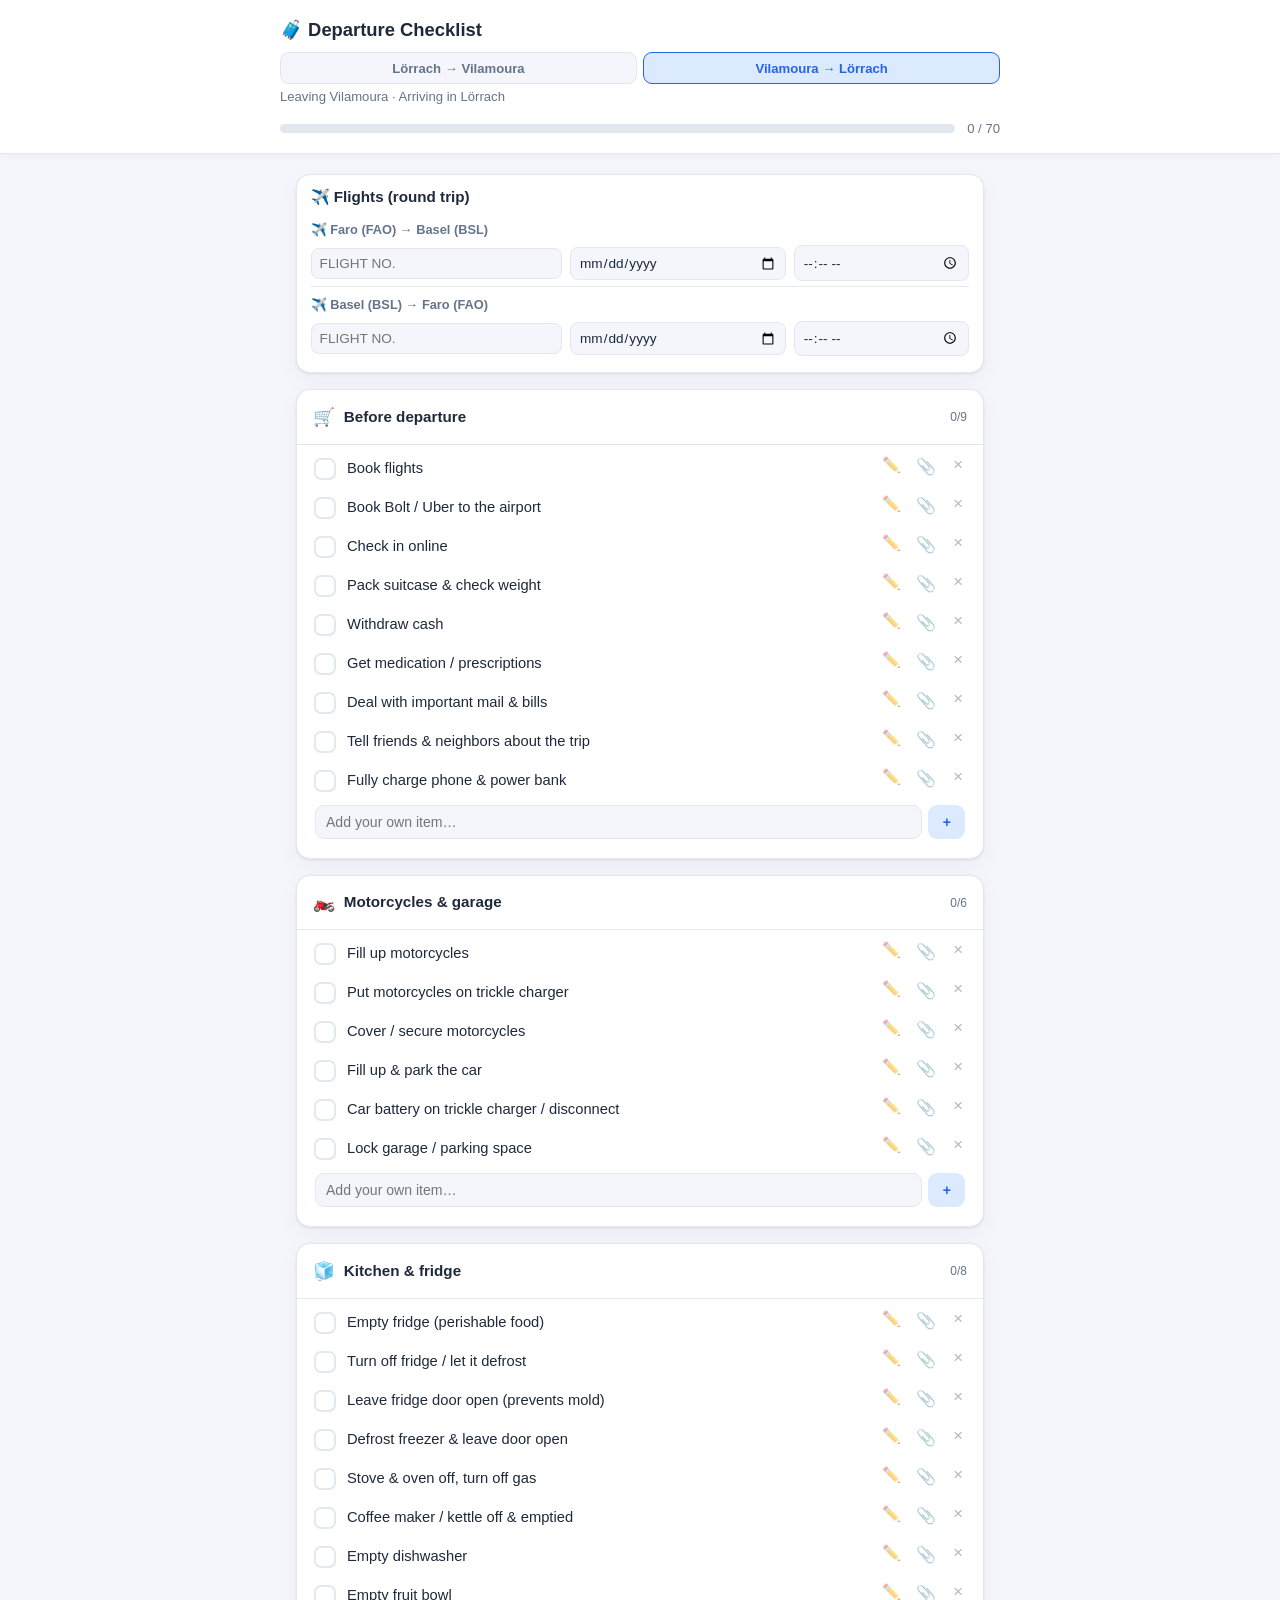
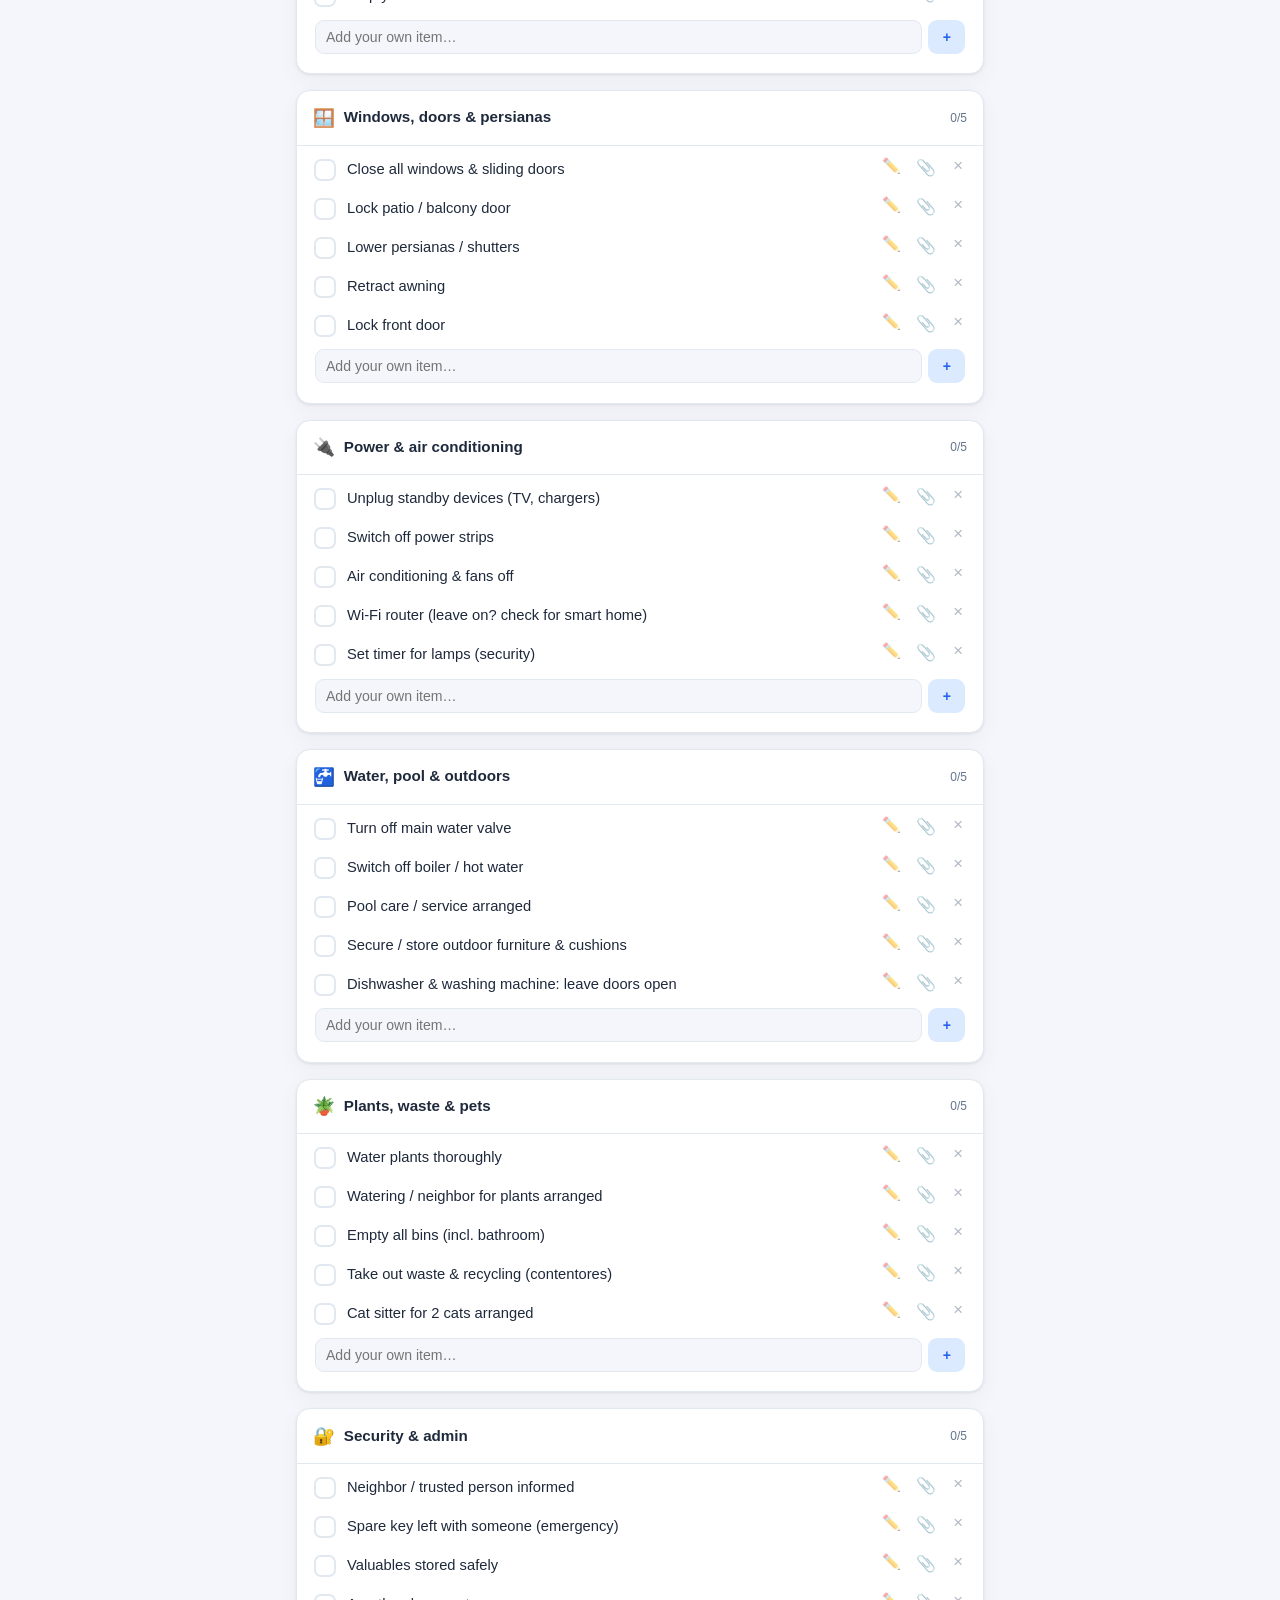
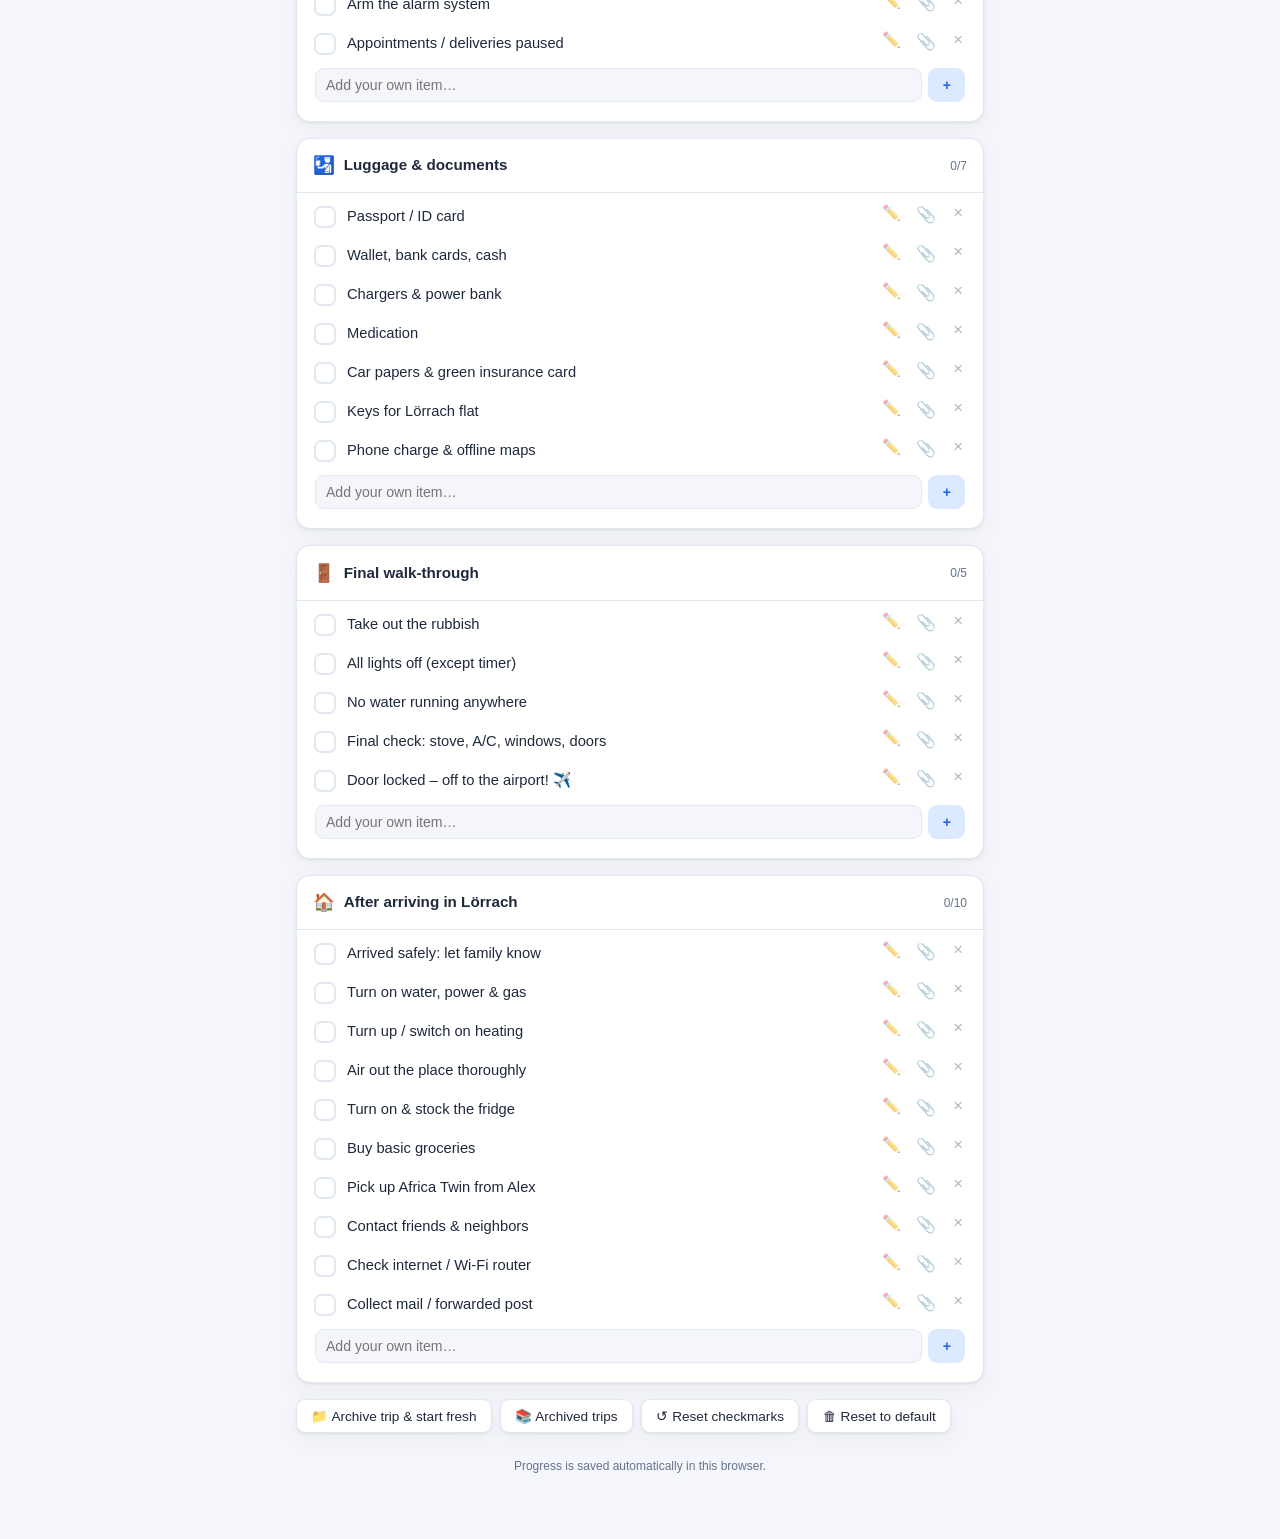
<file: index.html>
<!DOCTYPE html>
<html lang="en">
<head>
<meta charset="UTF-8">
<meta name="viewport" content="width=device-width, initial-scale=1.0">
<meta name="theme-color" content="#2563eb">
<title>Departure Checklist · Lörrach ⇄ Vilamoura</title>
<style>
  :root {
    --bg: #f4f6fb;
    --card: #ffffff;
    --text: #1e293b;
    --muted: #64748b;
    --border: #e2e8f0;
    --accent: #2563eb;
    --accent-soft: #dbeafe;
    --done: #16a34a;
    --done-soft: #dcfce7;
    --shadow: 0 1px 3px rgba(0,0,0,.08), 0 8px 24px rgba(0,0,0,.04);
  }
  @media (prefers-color-scheme: dark) {
    :root {
      --bg: #0f172a;
      --card: #1e293b;
      --text: #e2e8f0;
      --muted: #94a3b8;
      --border: #334155;
      --accent: #3b82f6;
      --accent-soft: #1e3a5f;
      --done: #22c55e;
      --done-soft: #14352a;
      --shadow: 0 1px 3px rgba(0,0,0,.3), 0 8px 24px rgba(0,0,0,.2);
    }
  }
  * { box-sizing: border-box; -webkit-tap-highlight-color: transparent; }
  body {
    margin: 0;
    font-family: -apple-system, BlinkMacSystemFont, "Segoe UI", Roboto, Helvetica, Arial, sans-serif;
    background: var(--bg);
    color: var(--text);
    line-height: 1.5;
    padding: 0 0 4rem;
  }
  header {
    position: sticky;
    top: 0;
    z-index: 10;
    background: var(--card);
    border-bottom: 1px solid var(--border);
    padding: 1rem 1.25rem .9rem;
    box-shadow: 0 1px 8px rgba(0,0,0,.04);
  }
  .wrap { max-width: 720px; margin: 0 auto; }
  h1 { font-size: 1.15rem; margin: 0 0 .15rem; display: flex; align-items: center; gap: .5rem; }
  .sub { color: var(--muted); font-size: .82rem; margin: 0; }
  .progress-row { display: flex; align-items: center; gap: .75rem; margin-top: .75rem; }
  .bar { flex: 1; height: 9px; background: var(--border); border-radius: 99px; overflow: hidden; }
  .bar > span { display: block; height: 100%; width: 0; background: var(--accent); border-radius: 99px; transition: width .3s ease, background .3s ease; }
  .bar.complete > span { background: var(--done); }
  .count { font-size: .82rem; color: var(--muted); font-variant-numeric: tabular-nums; white-space: nowrap; }
  main { max-width: 720px; margin: 1.25rem auto 0; padding: 0 1rem; }
  .section { background: var(--card); border: 1px solid var(--border); border-radius: 14px; margin-bottom: 1rem; box-shadow: var(--shadow); overflow: hidden; }
  .section > h2 {
    margin: 0; font-size: .95rem; padding: .85rem 1rem; display: flex; align-items: center; gap: .55rem;
    border-bottom: 1px solid var(--border); background: transparent;
  }
  .section > h2 .emoji { font-size: 1.1rem; }
  .section > h2 .sec-count { margin-left: auto; font-size: .75rem; color: var(--muted); font-weight: 500; font-variant-numeric: tabular-nums; }
  ul { list-style: none; margin: 0; padding: .25rem .5rem .5rem; }
  li { display: flex; flex-direction: column; padding: .5rem .55rem; border-radius: 10px; transition: background .12s; }
  .item-row { display: flex; align-items: flex-start; gap: .7rem; }
  li .box, li .label { cursor: pointer; }
  li:hover { background: var(--bg); }
  li .box {
    flex: none; width: 22px; height: 22px; border: 2px solid var(--border); border-radius: 7px;
    margin-top: 1px; display: grid; place-items: center; transition: all .15s;
  }
  li .box svg { width: 14px; height: 14px; stroke: #fff; stroke-width: 3.5; fill: none; opacity: 0; transition: opacity .12s; }
  li.done .box { background: var(--done); border-color: var(--done); }
  li.done .box svg { opacity: 1; }
  li .label { flex: 1; font-size: .92rem; }
  li.done .label { color: var(--muted); text-decoration: line-through; }
  li .del { flex: none; opacity: .5; border: none; background: none; color: var(--muted); cursor: pointer; font-size: 1.05rem; padding: 0 .2rem; line-height: 1; }
  li:hover .del { opacity: .7; }
  li .del:hover { opacity: 1; color: #ef4444; }
  li .edit-btn { flex: none; opacity: .5; border: none; background: none; cursor: pointer; font-size: .95rem; padding: 0 .1rem; line-height: 1; }
  li:hover .edit-btn { opacity: .9; }
  .edit-input { flex: 1; border: 1px solid var(--accent); background: var(--card); color: var(--text); border-radius: 7px; padding: .3rem .45rem; font-size: .92rem; outline: none; font-family: inherit; }
  .add-row { display: flex; gap: .4rem; padding: .3rem .6rem .7rem; }
  .add-row input {
    flex: 1; border: 1px solid var(--border); background: var(--bg); color: var(--text);
    border-radius: 9px; padding: .5rem .65rem; font-size: .88rem; outline: none;
  }
  .add-row input:focus { border-color: var(--accent); }
  .add-row button {
    border: none; background: var(--accent-soft); color: var(--accent); font-weight: 600;
    border-radius: 9px; padding: 0 .9rem; cursor: pointer; font-size: .88rem;
  }
  .toolbar { display: flex; gap: .5rem; flex-wrap: wrap; margin: 0 0 1.25rem; }
  .toolbar button {
    border: 1px solid var(--border); background: var(--card); color: var(--text);
    border-radius: 9px; padding: .5rem .9rem; cursor: pointer; font-size: .85rem; box-shadow: var(--shadow);
  }
  .toolbar button:hover { border-color: var(--accent); color: var(--accent); }
  .done-banner {
    text-align: center; padding: 1rem; margin-bottom: 1rem; border-radius: 12px;
    background: var(--done-soft); color: var(--done); font-weight: 600; display: none;
  }
  .done-banner.show { display: block; }
  .attach-btn { flex: none; border: none; background: none; color: var(--muted); cursor: pointer; font-size: 1rem; padding: 0 .15rem; opacity: .5; }
  li:hover .attach-btn { opacity: .9; }
  .attach-menu { display: flex; gap: .4rem; margin: .45rem 0 .15rem 2rem; }
  .attach-menu button { border: 1px solid var(--border); background: var(--card); color: var(--text); border-radius: 8px; padding: .35rem .65rem; font-size: .82rem; cursor: pointer; }
  .attach-menu button:hover { border-color: var(--accent); color: var(--accent); }
  .atts { display: flex; flex-wrap: wrap; gap: .4rem; margin: .4rem 0 .1rem 2rem; }
  .att { display: inline-flex; align-items: center; gap: .35rem; background: var(--bg); border: 1px solid var(--border); border-radius: 9px; padding: .22rem .45rem; font-size: .8rem; cursor: pointer; max-width: 100%; }
  .att:hover { border-color: var(--accent); }
  .att img { width: 36px; height: 36px; object-fit: cover; border-radius: 6px; display: block; }
  .att .att-name { overflow: hidden; text-overflow: ellipsis; white-space: nowrap; max-width: 150px; }
  .att .att-del { border: none; background: none; color: var(--muted); cursor: pointer; font-size: .95rem; line-height: 1; padding: 0 0 0 .1rem; }
  .att .att-del:hover { color: #ef4444; }
  .routes { display: flex; gap: .4rem; margin: .55rem 0 .2rem; }
  .route-tab { flex: 1; border: 1px solid var(--border); background: var(--bg); color: var(--muted); border-radius: 9px; padding: .45rem .5rem; font-size: .82rem; font-weight: 600; cursor: pointer; transition: all .12s; }
  .route-tab.active { background: var(--accent-soft); color: var(--accent); border-color: var(--accent); }
  .flights { background: var(--card); border: 1px solid var(--border); border-radius: 14px; box-shadow: var(--shadow); padding: .7rem .85rem; margin-bottom: 1rem; }
  .flights-head { display: flex; align-items: center; gap: .4rem; font-weight: 600; font-size: .95rem; margin-bottom: .2rem; }
  .flight-row { display: flex; flex-wrap: wrap; align-items: center; gap: .4rem .5rem; padding: .5rem 0 .3rem; }
  .flight-row + .flight-row { border-top: 1px solid var(--border); }
  .flight-dir { flex: 1 1 100%; font-size: .8rem; color: var(--muted); font-weight: 600; }
  .flight-row input { border: 1px solid var(--border); background: var(--bg); color: var(--text); border-radius: 8px; padding: .42rem .5rem; font-size: .85rem; font-family: inherit; outline: none; }
  .flight-row input:focus { border-color: var(--accent); }
  .f-no { flex: 2 1 120px; min-width: 96px; text-transform: uppercase; }
  .f-date { flex: 1 1 150px; }
  .f-time { flex: 1 1 110px; }
  .overlay { position: fixed; inset: 0; background: rgba(0,0,0,.45); display: flex; align-items: flex-start; justify-content: center; padding: 2rem 1rem; z-index: 50; overflow-y: auto; }
  .panel { background: var(--card); color: var(--text); width: 100%; max-width: 640px; border-radius: 16px; box-shadow: var(--shadow); overflow: hidden; }
  .panel-head { display: flex; align-items: center; gap: .6rem; padding: .9rem 1rem; border-bottom: 1px solid var(--border); position: sticky; top: 0; background: var(--card); }
  .panel-head h2 { margin: 0; font-size: 1rem; flex: 1; overflow: hidden; text-overflow: ellipsis; white-space: nowrap; }
  .panel-close, .panel-back { border: none; background: none; color: var(--muted); cursor: pointer; font-size: 1.1rem; padding: .1rem .4rem; }
  .panel-back { font-size: .9rem; }
  .panel-close:hover, .panel-back:hover { color: var(--accent); }
  .panel-empty { padding: 1.5rem 1rem; color: var(--muted); text-align: center; }
  .arch-list { padding: .5rem; }
  .arch-row { display: flex; align-items: center; gap: .6rem; padding: .6rem .6rem; border-radius: 10px; }
  .arch-row:hover { background: var(--bg); }
  .arch-info { flex: 1; min-width: 0; }
  .arch-name { font-weight: 600; font-size: .95rem; overflow: hidden; text-overflow: ellipsis; white-space: nowrap; }
  .arch-meta { font-size: .78rem; color: var(--muted); }
  .arch-view { border: 1px solid var(--border); background: var(--card); color: var(--accent); border-radius: 8px; padding: .35rem .7rem; cursor: pointer; font-size: .82rem; }
  .arch-view:hover { border-color: var(--accent); }
  .arch-del { border: none; background: none; cursor: pointer; font-size: 1rem; opacity: .6; }
  .arch-del:hover { opacity: 1; }
  .arch-detail { padding: .5rem 1rem 1.2rem; }
  .arch-detail h3 { font-size: .88rem; margin: 1rem 0 .35rem; color: var(--muted); }
  .arch-item { display: flex; align-items: flex-start; gap: .5rem; padding: .25rem 0; font-size: .9rem; }
  .arch-item.done { color: var(--muted); }
  .arch-check { color: var(--done); font-weight: 700; width: 1.1em; flex: none; }
  footer { text-align: center; color: var(--muted); font-size: .75rem; margin-top: 1.5rem; padding: 0 1rem; }
</style>
</head>
<body>
<header>
  <div class="wrap">
    <h1>🧳 Departure Checklist</h1>
    <div class="routes" id="routes"></div>
    <p class="sub" id="sub"></p>
    <div class="progress-row">
      <div class="bar" id="bar"><span></span></div>
      <span class="count" id="count">0 / 0</span>
    </div>
  </div>
</header>

<main>
  <div id="flights" class="flights"></div>
  <div class="done-banner" id="banner">✅ All done – have a great trip!</div>
  <div id="list"></div>
  <div class="toolbar">
    <button onclick="archiveAndRestart()">📁 Archive trip &amp; start fresh</button>
    <button onclick="openArchives()">📚 Archived trips <span id="archCount"></span></button>
    <button onclick="resetChecks()">↺ Reset checkmarks</button>
    <button onclick="resetAll()">🗑 Reset to default</button>
  </div>
  <footer>Progress is saved automatically in this browser.</footer>
</main>

<script>
const STORAGE = "abreise-checkliste-v1";

const DEFAULT_LOE_VIL = [
  { t: "Before departure", e: "🛒", items: [
    "Book flights",
    "Book Maciek (taxi) to the airport",
    "Check in online",
    "Pack suitcase & check weight",
    "Withdraw cash (euros)",
    "Get medication / prescriptions",
    "Deal with important mail & bills",
    "Tell friends & family about the trip",
    "Take Africa Twin to Alex",
    "Fully charge phone & power bank",
  ]},
  { t: "Kitchen & fridge", e: "🧊", items: [
    "Empty fridge (perishable food)",
    "Turn off fridge / let it defrost",
    "Leave fridge door open (prevents mold)",
    "Defrost freezer & leave door open",
    "Stove & oven off, turn off gas",
    "Coffee maker / kettle off & emptied",
    "Empty dishwasher",
    "Empty fruit bowl",
  ]},
  { t: "Windows, doors & shutters", e: "🪟", items: [
    "Close all windows (incl. skylights / tilt)",
    "Lock balcony / patio door",
    "Lower shutters / blinds",
    "Lock flat door (pull twice)",
    "Mailbox emptied / mail forwarding on",
  ]},
  { t: "Power & electronics", e: "🔌", items: [
    "Unplug standby devices (TV, console, chargers)",
    "Switch off power strips",
    "Wi-Fi router (leave on? check for smart home)",
    "Iron / space heater safely off",
    "Set timer for lamps (security)",
  ]},
  { t: "Water & heating", e: "🚰", items: [
    "Turn off main water valve",
    "Turn off washing machine valve",
    "Set heating to frost protection / eco",
    "Reduce or switch off boiler / hot water",
    "Dishwasher & washing machine: leave doors open",
  ]},
  { t: "Plants, waste & pets", e: "🪴", items: [
    "Water plants thoroughly",
    "Watering / neighbor for plants arranged",
    "Empty all bins (incl. bathroom)",
    "Take out general waste",
    "Take out organic waste",
    "Take out recycling / packaging",
    "Take out paper & glass",
  ]},
  { t: "Security & admin", e: "🔐", items: [
    "Neighbor / trusted person informed",
    "Spare key left with someone (emergency)",
    "Valuables stored safely",
    "Smoke detectors working",
    "Appointments / deliveries paused",
  ]},
  { t: "Luggage & documents", e: "🛂", items: [
    "Passport / ID card",
    "Wallet, bank cards, cash (euros)",
    "Chargers & power bank",
    "Medication",
    "Car papers & green insurance card",
    "Keys for second home in Portugal",
    "Phone charge & offline maps",
  ]},
  { t: "Final walk-through", e: "🚪", items: [
    "Take out the rubbish",
    "All lights off (except timer)",
    "No water running anywhere",
    "Final check: stove, windows, doors",
    "Door locked – off to the airport! ✈️",
  ]},
  { t: "After arriving in Portugal", e: "🌴", items: [
    "Arrived safely: let family know",
    "Turn on water, power & gas",
    "Air out the place thoroughly",
    "Take motorcycles off charger / get them ready",
    "Get the car ready (battery, tires)",
    "Feed / greet the cats",
    "Turn on & stock the fridge",
    "Buy basic groceries",
    "Contact friends & neighbors",
    "Check internet / Wi-Fi router",
    "Check plants & garden",
    "Find out waste & recycling days",
  ]},
];

// Return direction: leaving the Vilamoura home, arriving in Lörrach
const DEFAULT_VIL_LOE = [
  { t: "Before departure", e: "🛒", items: [
    "Book flights",
    "Book Bolt / Uber to the airport",
    "Check in online",
    "Pack suitcase & check weight",
    "Withdraw cash",
    "Get medication / prescriptions",
    "Deal with important mail & bills",
    "Tell friends & neighbors about the trip",
    "Fully charge phone & power bank",
  ]},
  { t: "Motorcycles & garage", e: "🏍️", items: [
    "Fill up motorcycles",
    "Put motorcycles on trickle charger",
    "Cover / secure motorcycles",
    "Fill up & park the car",
    "Car battery on trickle charger / disconnect",
    "Lock garage / parking space",
  ]},
  { t: "Kitchen & fridge", e: "🧊", items: [
    "Empty fridge (perishable food)",
    "Turn off fridge / let it defrost",
    "Leave fridge door open (prevents mold)",
    "Defrost freezer & leave door open",
    "Stove & oven off, turn off gas",
    "Coffee maker / kettle off & emptied",
    "Empty dishwasher",
    "Empty fruit bowl",
  ]},
  { t: "Windows, doors & persianas", e: "🪟", items: [
    "Close all windows & sliding doors",
    "Lock patio / balcony door",
    "Lower persianas / shutters",
    "Retract awning",
    "Lock front door",
  ]},
  { t: "Power & air conditioning", e: "🔌", items: [
    "Unplug standby devices (TV, chargers)",
    "Switch off power strips",
    "Air conditioning & fans off",
    "Wi-Fi router (leave on? check for smart home)",
    "Set timer for lamps (security)",
  ]},
  { t: "Water, pool & outdoors", e: "🚰", items: [
    "Turn off main water valve",
    "Switch off boiler / hot water",
    "Pool care / service arranged",
    "Secure / store outdoor furniture & cushions",
    "Dishwasher & washing machine: leave doors open",
  ]},
  { t: "Plants, waste & pets", e: "🪴", items: [
    "Water plants thoroughly",
    "Watering / neighbor for plants arranged",
    "Empty all bins (incl. bathroom)",
    "Take out waste & recycling (contentores)",
    "Cat sitter for 2 cats arranged",
  ]},
  { t: "Security & admin", e: "🔐", items: [
    "Neighbor / trusted person informed",
    "Spare key left with someone (emergency)",
    "Valuables stored safely",
    "Arm the alarm system",
    "Appointments / deliveries paused",
  ]},
  { t: "Luggage & documents", e: "🛂", items: [
    "Passport / ID card",
    "Wallet, bank cards, cash",
    "Chargers & power bank",
    "Medication",
    "Car papers & green insurance card",
    "Keys for Lörrach flat",
    "Phone charge & offline maps",
  ]},
  { t: "Final walk-through", e: "🚪", items: [
    "Take out the rubbish",
    "All lights off (except timer)",
    "No water running anywhere",
    "Final check: stove, A/C, windows, doors",
    "Door locked – off to the airport! ✈️",
  ]},
  { t: "After arriving in Lörrach", e: "🏠", items: [
    "Arrived safely: let family know",
    "Turn on water, power & gas",
    "Turn up / switch on heating",
    "Air out the place thoroughly",
    "Turn on & stock the fridge",
    "Buy basic groceries",
    "Pick up Africa Twin from Alex",
    "Contact friends & neighbors",
    "Check internet / Wi-Fi router",
    "Collect mail / forwarded post",
  ]},
];

// Beide Reiserichtungen
const ROUTES = [
  { id: "loe-vil", label: "Lörrach → Vilamoura", from: "Lörrach", to: "Vilamoura", def: DEFAULT_LOE_VIL },
  { id: "vil-loe", label: "Vilamoura → Lörrach", from: "Vilamoura", to: "Lörrach", def: DEFAULT_VIL_LOE },
];

// ---------- Einmalige Sprach-Migration: bestehende deutsche Daten → Englisch ----------
const TITLE_MAP = {
  "Vor der Abreise erledigen": "Before departure",
  "Motorräder & Garage": "Motorcycles & garage",
  "Küche & Kühlschrank": "Kitchen & fridge",
  "Fenster, Türen & Rollläden": "Windows, doors & shutters",
  "Fenster, Türen & Persianas": "Windows, doors & persianas",
  "Strom & Elektrogeräte": "Power & electronics",
  "Strom & Klimaanlage": "Power & air conditioning",
  "Wasser & Heizung": "Water & heating",
  "Wasser, Pool & Außenbereich": "Water, pool & outdoors",
  "Pflanzen, Müll & Tiere": "Plants, waste & pets",
  "Sicherheit & Organisatorisches": "Security & admin",
  "Reisegepäck & Dokumente": "Luggage & documents",
  "Letzter Rundgang": "Final walk-through",
  "Nach Ankunft in Portugal": "After arriving in Portugal",
  "Nach Ankunft in Lörrach": "After arriving in Lörrach",
};
const ITEM_MAP = {
  "Flüge buchen": "Book flights",
  "Maciek (Taxi) zum Flughafen buchen": "Book Maciek (taxi) to the airport",
  "Bolt / Uber zum Flughafen buchen": "Book Bolt / Uber to the airport",
  "Online einchecken": "Check in online",
  "Koffer packen & Gewicht prüfen": "Pack suitcase & check weight",
  "Bargeld abheben (Euro)": "Withdraw cash (euros)",
  "Bargeld abheben": "Withdraw cash",
  "Medikamente / Rezepte besorgen": "Get medication / prescriptions",
  "Wichtige Post & Rechnungen erledigen": "Deal with important mail & bills",
  "Freunde & Familie über Abreise informieren": "Tell friends & family about the trip",
  "Freunde & Nachbarn über Abreise informieren": "Tell friends & neighbors about the trip",
  "Africa Twin zu Alex bringen": "Take Africa Twin to Alex",
  "Handy & Powerbank vollladen": "Fully charge phone & power bank",
  "Motorräder volltanken": "Fill up motorcycles",
  "Motorräder ans Erhaltungs-Ladegerät hängen": "Put motorcycles on trickle charger",
  "Motorräder abdecken / sichern": "Cover / secure motorcycles",
  "Auto volltanken & abstellen": "Fill up & park the car",
  "Auto-Batterie ans Erhaltungsladegerät / abklemmen": "Car battery on trickle charger / disconnect",
  "Garage / Stellplatz abschließen": "Lock garage / parking space",
  "Kühlschrank leeren (verderbliche Lebensmittel)": "Empty fridge (perishable food)",
  "Kühlschrank ausschalten / abtauen lassen": "Turn off fridge / let it defrost",
  "Kühlschranktür offen lassen (gegen Schimmel)": "Leave fridge door open (prevents mold)",
  "Gefrierfach abtauen & Tür offen lassen": "Defrost freezer & leave door open",
  "Herd & Backofen aus, Gas zudrehen": "Stove & oven off, turn off gas",
  "Kaffeemaschine / Wasserkocher aus & leeren": "Coffee maker / kettle off & emptied",
  "Spülmaschine leeren": "Empty dishwasher",
  "Obstschale leeren": "Empty fruit bowl",
  "Alle Fenster schließen (auch Dachfenster/Kipp)": "Close all windows (incl. skylights / tilt)",
  "Balkon-/Terrassentür abschließen": "Lock balcony / patio door",
  "Rollläden/Jalousien herunterlassen": "Lower shutters / blinds",
  "Wohnungstür abschließen (2× ziehen)": "Lock flat door (pull twice)",
  "Briefkasten geleert / Nachsendung aktiv": "Mailbox emptied / mail forwarding on",
  "Alle Fenster & Schiebetüren schließen": "Close all windows & sliding doors",
  "Terrassen-/Balkontür abschließen": "Lock patio / balcony door",
  "Persianas / Rollläden herunterlassen": "Lower persianas / shutters",
  "Markise einfahren": "Retract awning",
  "Haustür abschließen": "Lock front door",
  "Stand-by-Geräte vom Strom (TV, Konsole, Ladegeräte)": "Unplug standby devices (TV, console, chargers)",
  "Stand-by-Geräte vom Strom (TV, Ladegeräte)": "Unplug standby devices (TV, chargers)",
  "Mehrfachsteckdosen ausschalten": "Switch off power strips",
  "WLAN-Router (lassen? für Smart-Home prüfen)": "Wi-Fi router (leave on? check for smart home)",
  "Bügeleisen / Heizlüfter sicher aus": "Iron / space heater safely off",
  "Zeitschaltuhr für Lampen einstellen (Sicherheit)": "Set timer for lamps (security)",
  "Klimaanlage & Ventilatoren aus": "Air conditioning & fans off",
  "Haupt-Wasserhahn zudrehen": "Turn off main water valve",
  "Waschmaschinen-Wasserhahn zudrehen": "Turn off washing machine valve",
  "Heizung auf Frostschutz / Sparmodus stellen": "Set heating to frost protection / eco",
  "Boiler / Warmwasser reduzieren oder aus": "Reduce or switch off boiler / hot water",
  "Boiler / Warmwasser ausschalten": "Switch off boiler / hot water",
  "Pool-Pflege / Service organisiert": "Pool care / service arranged",
  "Außenmöbel & Polster sichern / verstauen": "Secure / store outdoor furniture & cushions",
  "Spül- & Waschmaschine: Türen offen lassen": "Dishwasher & washing machine: leave doors open",
  "Pflanzen gründlich gießen": "Water plants thoroughly",
  "Bewässerung / Nachbar für Pflanzen organisiert": "Watering / neighbor for plants arranged",
  "Alle Mülleimer leeren (auch Bad)": "Empty all bins (incl. bathroom)",
  "Restmüll wegbringen": "Take out general waste",
  "Biomüll wegbringen": "Take out organic waste",
  "Gelber Sack / Verpackungen wegbringen": "Take out recycling / packaging",
  "Papier & Glas wegbringen": "Take out paper & glass",
  "Müll & Recycling wegbringen (Contentores)": "Take out waste & recycling (contentores)",
  "Katzensitter für 2 Katzen organisiert": "Cat sitter for 2 cats arranged",
  "Nachbar/Vertrauensperson informiert": "Neighbor / trusted person informed",
  "Nachbar / Vertrauensperson informiert": "Neighbor / trusted person informed",
  "Schlüssel hinterlegt (Notfall)": "Spare key left with someone (emergency)",
  "Wertsachen sicher verstaut": "Valuables stored safely",
  "Rauchmelder funktionsfähig": "Smoke detectors working",
  "Alarmanlage scharf stellen": "Arm the alarm system",
  "Termine / Lieferungen pausiert": "Appointments / deliveries paused",
  "Reisepass / Personalausweis": "Passport / ID card",
  "Geldbeutel, Bankkarten, Bargeld (Euro)": "Wallet, bank cards, cash (euros)",
  "Geldbeutel, Bankkarten, Bargeld": "Wallet, bank cards, cash",
  "Ladegeräte & Powerbank": "Chargers & power bank",
  "Medikamente": "Medication",
  "Auto-Papiere & grüne Versicherungskarte": "Car papers & green insurance card",
  "Schlüssel 2. Wohnsitz Portugal": "Keys for second home in Portugal",
  "Schlüssel Wohnung Lörrach": "Keys for Lörrach flat",
  "Handy-Ladestand & Offline-Karten": "Phone charge & offline maps",
  "Müll runtertragen / wegbringen": "Take out the rubbish",
  "Müll wegbringen": "Take out the rubbish",
  "Alle Lichter aus (außer Zeitschaltuhr)": "All lights off (except timer)",
  "Wasser nirgends läuft": "No water running anywhere",
  "Letzter Blick: Herd, Fenster, Türen": "Final check: stove, windows, doors",
  "Letzter Blick: Herd, Klima, Fenster, Türen": "Final check: stove, A/C, windows, doors",
  "Tür abgeschlossen – zum Flughafen! ✈️": "Door locked – off to the airport! ✈️",
  "Sicher angekommen: Familie Bescheid geben": "Arrived safely: let family know",
  "Wasser, Strom & Gas aufdrehen": "Turn on water, power & gas",
  "Wohnung gründlich lüften": "Air out the place thoroughly",
  "Motorräder vom Ladegerät nehmen / startklar machen": "Take motorcycles off charger / get them ready",
  "Auto startklar machen (Batterie, Reifen)": "Get the car ready (battery, tires)",
  "Katzen versorgen / begrüßen": "Feed / greet the cats",
  "Kühlschrank einschalten & befüllen": "Turn on & stock the fridge",
  "Grundvorräte einkaufen": "Buy basic groceries",
  "Freunde & Nachbarn kontaktieren": "Contact friends & neighbors",
  "Internet / WLAN-Router prüfen": "Check internet / Wi-Fi router",
  "Pflanzen & Garten checken": "Check plants & garden",
  "Müll- & Recycling-Termine herausfinden": "Find out waste & recycling days",
  "Heizung hochstellen / einschalten": "Turn up / switch on heating",
  "Africa Twin bei Alex abholen": "Pick up Africa Twin from Alex",
  "Post / Nachsendung holen": "Collect mail / forwarded post",
  // ältere Varianten (für archivierte Schnappschüsse)
  "Motorrad zu Alex bringen": "Take Africa Twin to Alex",
  "Motorrad bei Alex abholen": "Pick up Africa Twin from Alex",
  "Einkaufen für die Fahrt (Snacks, Getränke)": "Buy snacks & drinks for the trip",
  "Auto volltanken": "Fill up the car",
  "Auto checken: Reifen, Öl, Wischwasser": "Check car: tires, oil, washer fluid",
  "Reiseroute / Übernachtung planen": "Plan route / overnight stay",
  "Tür abgeschlossen – losfahren! 🚗": "Door locked – off we go! 🚗",
  "Tierversorgung geklärt (falls vorhanden)": "Pet care arranged (if any)",
  "Motorräder ans Ladegerät hängen": "Put motorcycles on charger",
};
function translateSection(sec) {
  if (TITLE_MAP[sec.t]) sec.t = TITLE_MAP[sec.t];
  (sec.items || []).forEach(it => { if (ITEM_MAP[it.x]) it.x = ITEM_MAP[it.x]; });
}
function translateState(st) {
  Object.values(st.routes || {}).forEach(route => {
    if (!route) return;
    (route.sections || []).forEach(translateSection);
    (route.archives || []).forEach(a => (a.sections || []).forEach(translateSection));
  });
}

// Gezielte Inhalts-Anpassungen, die auch auf bereits gespeicherten Listen greifen (idempotent).
const CONTENT_REV = 4;
function applyContentMigrations(st) {
  if ((st.contentRev || 0) < 1) {
    const lv = st.routes["loe-vil"];
    if (lv) {
      const pmt = lv.sections.find(s => s.t === "Pflanzen, Müll & Tiere");
      if (pmt) pmt.items = pmt.items.filter(i => !/^Tierversorgung geklärt/.test(i.x));  // keine Tiere in Lörrach
      const ank = lv.sections.find(s => s.t === "Nach Ankunft in Portugal");
      if (ank) {
        const m = ank.items.find(i => i.x === "Motorräder ans Ladegerät hängen");
        if (m) m.x = "Motorräder vom Ladegerät nehmen / startklar machen";
        if (!ank.items.some(i => /Katze/.test(i.x))) {
          const idx = ank.items.findIndex(i => i.x.startsWith("Motorräder vom Ladegerät"));
          ank.items.splice(idx >= 0 ? idx + 1 : ank.items.length, 0, { x: "Katzen versorgen / begrüßen", done: false });
        }
      }
    }
    const vl = st.routes["vil-loe"];
    if (vl) {
      const pmt2 = vl.sections.find(s => s.t === "Pflanzen, Müll & Tiere");
      if (pmt2) {
        const tier = pmt2.items.find(i => /^Tierversorgung geklärt/.test(i.x));
        if (tier) tier.x = "Katzensitter für 2 Katzen organisiert";
        else if (!pmt2.items.some(i => /Katze/.test(i.x))) pmt2.items.push({ x: "Katzensitter für 2 Katzen organisiert", done: false });
      }
    }
  }
  if ((st.contentRev || 0) < 2) {
    const vl = st.routes["vil-loe"];
    if (vl) {
      const vor = vl.sections.find(s => s.t === "Vor der Abreise erledigen");
      if (vor) {
        // vorne einfügen → Endreihenfolge: „Flüge buchen“, dann „Bolt / Uber …“
        ["Bolt / Uber zum Flughafen buchen", "Flüge buchen"].forEach(x => {
          if (!vor.items.some(i => i.x === x)) vor.items.unshift({ x, done: false });
        });
      }
    }
  }
  if ((st.contentRev || 0) < 3) {
    // Beide Richtungen per Flug; Fahrzeuge: Lörrach = Africa Twin, Vilamoura = Auto + 2 Motorräder
    const lv = st.routes["loe-vil"], vl = st.routes["vil-loe"];
    const find = (r, t) => r && r.sections.find(s => s.t === t);
    const rm  = (s, x) => { if (s) s.items = s.items.filter(i => i.x !== x); };
    const ren = (s, a, b) => { if (s) { const it = s.items.find(i => i.x === a); if (it) it.x = b; } };
    const add = (s, x, after) => { if (!s || s.items.some(i => i.x === x)) return; const idx = after ? s.items.findIndex(i => i.x === after) : -1; if (idx >= 0) s.items.splice(idx + 1, 0, { x, done: false }); else s.items.push({ x, done: false }); };
    const addTop = (s, x) => { if (s && !s.items.some(i => i.x === x)) s.items.unshift({ x, done: false }); };

    // Lörrach → Vilamoura
    const lvVor = find(lv, "Vor der Abreise erledigen");
    rm(lvVor, "Einkaufen für die Fahrt (Snacks, Getränke)");
    rm(lvVor, "Auto volltanken");
    rm(lvVor, "Auto checken: Reifen, Öl, Wischwasser");
    rm(lvVor, "Reiseroute / Übernachtung planen");
    ren(lvVor, "Motorrad zu Alex bringen", "Africa Twin zu Alex bringen");
    ["Koffer packen & Gewicht prüfen", "Online einchecken", "Maciek (Taxi) zum Flughafen buchen", "Flüge buchen"].forEach(x => addTop(lvVor, x));
    ren(find(lv, "Letzter Rundgang"), "Tür abgeschlossen – losfahren! 🚗", "Tür abgeschlossen – zum Flughafen! ✈️");
    add(find(lv, "Nach Ankunft in Portugal"), "Auto startklar machen (Batterie, Reifen)", "Motorräder vom Ladegerät nehmen / startklar machen");

    // Vilamoura → Lörrach
    const vlVor = find(vl, "Vor der Abreise erledigen");
    rm(vlVor, "Einkaufen für die Fahrt (Snacks, Getränke)");
    rm(vlVor, "Auto volltanken");
    rm(vlVor, "Auto checken: Reifen, Öl, Wischwasser");
    rm(vlVor, "Reiseroute / Übernachtung planen");
    add(vlVor, "Online einchecken", "Bolt / Uber zum Flughafen buchen");
    add(vlVor, "Koffer packen & Gewicht prüfen", "Online einchecken");
    const vlMoto = find(vl, "Motorräder & Garage");
    add(vlMoto, "Auto volltanken & abstellen", "Motorräder abdecken / sichern");
    add(vlMoto, "Auto-Batterie ans Erhaltungsladegerät / abklemmen", "Auto volltanken & abstellen");
    ren(find(vl, "Letzter Rundgang"), "Tür abgeschlossen – losfahren! 🚗", "Tür abgeschlossen – zum Flughafen! ✈️");
    ren(find(vl, "Nach Ankunft in Lörrach"), "Motorrad bei Alex abholen", "Africa Twin bei Alex abholen");
  }
  if ((st.contentRev || 0) < 4) {
    // In Lörrach kein Bolt/Uber → Maciek (Taxi). Vilamoura behält Bolt/Uber.
    const lv = st.routes["loe-vil"];
    const lvVor = lv && lv.sections.find(s => s.t === "Vor der Abreise erledigen");
    if (lvVor) {
      const it = lvVor.items.find(i => i.x === "Bolt / Uber zum Flughafen buchen");
      if (it) it.x = "Maciek (Taxi) zum Flughafen buchen";
      // Sicherheit: nur einen „Maciek …“-Eintrag behalten
      let seen = false;
      lvVor.items = lvVor.items.filter(i => {
        if (i.x === "Maciek (Taxi) zum Flughafen buchen") { if (seen) return false; seen = true; }
        return true;
      });
    }
  }
  st.contentRev = CONTENT_REV;
  return st;
}

// ---------- Speicherung: IndexedDB (groß genug für Bilder/Dateien) ----------
const DB_NAME = "abreise-checkliste-db", STORE = "kv", KEY = "state";
function idb() {
  return new Promise((res, rej) => {
    const r = indexedDB.open(DB_NAME, 1);
    r.onupgradeneeded = () => r.result.createObjectStore(STORE);
    r.onsuccess = () => res(r.result);
    r.onerror = () => rej(r.error);
  });
}
async function idbGet(key) {
  const db = await idb();
  return new Promise((res, rej) => {
    const q = db.transaction(STORE, "readonly").objectStore(STORE).get(key);
    q.onsuccess = () => res(q.result); q.onerror = () => rej(q.error);
  });
}
async function idbSet(key, val) {
  const db = await idb();
  return new Promise((res, rej) => {
    const tx = db.transaction(STORE, "readwrite");
    tx.objectStore(STORE).put(val, key);
    tx.oncomplete = () => res(); tx.onerror = () => rej(tx.error);
  });
}

function freshSection(d) { return { t: d.t, e: d.e, items: d.items.map(x => ({ x, done: false })) }; }
function freshRoute(def) { return { sections: def.map(freshSection), archives: [] }; }
function cur() { return state.routes[state.active]; }
function mergeDefaults(route, def) {
  // Bestehenden Fortschritt behalten, aber neue Standard-Bereiche an ihrer Position ergänzen.
  const have = new Set(route.sections.map(s => s.t));
  def.forEach((d, idx) => {
    if (!have.has(d.t)) route.sections.splice(Math.min(idx, route.sections.length), 0, freshSection(d));
  });
  return route;
}
async function load() {
  let saved = null;
  try { saved = await idbGet(KEY); } catch(e){}
  if (!saved) {
    // Einmalige Migration aus alter localStorage-Speicherung
    try { const ls = JSON.parse(localStorage.getItem(STORAGE)); if (ls && ls.sections) saved = ls; } catch(e){}
  }
  let st;
  if (saved && saved.routes) {
    st = saved;                                   // bereits neues Format
  } else if (saved && saved.sections) {
    // altes Einzel-Format → als Richtung „Lörrach → Vilamoura“ übernehmen
    st = { active: "loe-vil", routes: { "loe-vil": { sections: saved.sections, archives: saved.archives || [] } } };
  } else {
    st = { active: "loe-vil", routes: {} };
  }
  st.routes = st.routes || {};
  // Einmalige Sprach-Migration: alten deutschen Stand nach Englisch überführen
  if (st.lang !== "en") {
    Object.values(st.routes).forEach(r => { if (r && !r.sections) r.sections = []; });
    applyContentMigrations(st);   // deutschen Inhalt erst auf aktuelle rev normalisieren
    translateState(st);           // dann Titel, Punkte und Archive übersetzen
    st.lang = "en";
  }
  ROUTES.forEach(r => {
    if (!st.routes[r.id]) st.routes[r.id] = freshRoute(r.def);
    st.routes[r.id].archives = st.routes[r.id].archives || [];
    mergeDefaults(st.routes[r.id], r.def);
  });
  if (!st.prefDirSet) { st.active = "vil-loe"; st.prefDirSet = true; }   // trips start in Portugal (einmalig)
  if (!st.active || !st.routes[st.active]) st.active = "vil-loe";
  applyContentMigrations(st);
  return st;
}
let saveTimer = null, initialized = false;
function save() {
  clearTimeout(saveTimer);
  saveTimer = setTimeout(() => { idbSet(KEY, state).catch(() => alert("Storage full – attachment may be too large.")); }, 150);
}
function flushSave() { if (!initialized) return; clearTimeout(saveTimer); idbSet(KEY, state).catch(() => {}); }
document.addEventListener("visibilitychange", () => { if (document.visibilityState === "hidden") flushSave(); });
window.addEventListener("pagehide", flushSave);

// ---------- Anhänge ----------
function readFileAsDataURL(file) {
  return new Promise((res, rej) => { const fr = new FileReader(); fr.onload = () => res(fr.result); fr.onerror = () => rej(fr.error); fr.readAsDataURL(file); });
}
function processImage(file) {
  // Bilder verkleinern, damit der Speicher nicht überläuft
  return readFileAsDataURL(file).then(dataUrl => new Promise(res => {
    const img = new Image();
    img.onload = () => {
      const max = 1400; let w = img.width, h = img.height;
      if (w > max || h > max) { const r = Math.min(max / w, max / h); w = Math.round(w * r); h = Math.round(h * r); }
      const c = document.createElement("canvas"); c.width = w; c.height = h;
      c.getContext("2d").drawImage(img, 0, 0, w, h);
      res(c.toDataURL("image/jpeg", 0.82));
    };
    img.onerror = () => res(dataUrl);
    img.src = dataUrl;
  }));
}
function dataUrlToBlob(dataUrl) {
  const [meta, b64] = dataUrl.split(",");
  const mime = (meta.match(/:(.*?);/) || [])[1] || "application/octet-stream";
  const bin = atob(b64), arr = new Uint8Array(bin.length);
  for (let i = 0; i < bin.length; i++) arr[i] = bin.charCodeAt(i);
  return new Blob([arr], { type: mime });
}
function openAttachment(a) {
  if (a.k === "link") { window.open(a.url, "_blank", "noopener"); return; }
  const url = URL.createObjectURL(dataUrlToBlob(a.data));
  window.open(url, "_blank", "noopener");
  setTimeout(() => URL.revokeObjectURL(url), 60000);
}
function addLink(it) {
  let url = prompt("Link address (URL):", "https://");
  if (!url) return;
  url = url.trim(); if (!/^https?:\/\//i.test(url)) url = "https://" + url;
  const label = (prompt("Label (optional):", "") || "").trim();
  (it.att = it.att || []).push({ k: "link", url, label });
  save(); render();
}
function pickFile(it, accept) {
  const inp = document.createElement("input");
  inp.type = "file";
  if (accept) inp.accept = accept;
  // Wichtig für iOS-Safari: das Feld muss kurz im DOM hängen, sonst öffnet der Dialog nicht.
  inp.style.position = "fixed"; inp.style.left = "-9999px"; inp.style.opacity = "0";
  document.body.appendChild(inp);
  inp.onchange = async () => {
    const file = inp.files && inp.files[0];
    inp.remove();
    if (!file) return;
    try {
      const isImg = file.type.startsWith("image/");
      const data = isImg ? await processImage(file) : await readFileAsDataURL(file);
      (it.att = it.att || []).push({ k: isImg ? "img" : "file", name: file.name, mime: file.type, data });
      save(); render();
    } catch (e) { alert("Could not load the file."); }
  };
  inp.click();
}

function startEdit(labelEl, it) {
  const input = document.createElement("input");
  input.type = "text"; input.className = "edit-input"; input.value = it.x;
  labelEl.replaceWith(input);
  input.focus(); input.select();
  let done = false;
  const commit = (saveIt) => {
    if (done) return; done = true;
    if (saveIt) { const v = input.value.trim(); if (v) it.x = v; }
    save(); render();
  };
  input.addEventListener("keydown", e => {
    if (e.key === "Enter") { e.preventDefault(); commit(true); }
    else if (e.key === "Escape") { e.preventDefault(); commit(false); }
  });
  input.addEventListener("blur", () => commit(true));
}

function renderFlights() {
  const el = document.getElementById("flights");
  const f = state.flights = state.flights || {};
  // Migration früherer Schlüssel: outbound = Basel→Faro, ret = Faro→Basel
  if ((f.outbound || f.ret) && !f.faroBsl && !f.bslFaro) {
    f.faroBsl = f.ret || {};
    f.bslFaro = f.outbound || {};
    delete f.outbound; delete f.ret;
  }
  f.faroBsl = f.faroBsl || {}; f.bslFaro = f.bslFaro || {};
  const leg = (key, dir, o) => `
    <div class="flight-row">
      <span class="flight-dir">✈️ ${dir}</span>
      <input class="f-no" data-leg="${key}" data-k="no" placeholder="Flight no." value="${escapeHtml(o.no || "")}">
      <input class="f-date" type="date" data-leg="${key}" data-k="date" value="${escapeHtml(o.date || "")}">
      <input class="f-time" type="time" data-leg="${key}" data-k="time" value="${escapeHtml(o.time || "")}">
    </div>`;
  el.innerHTML = `<div class="flights-head">✈️ Flights (round trip)</div>` +
    leg("faroBsl", "Faro (FAO) → Basel (BSL)", f.faroBsl) +
    leg("bslFaro", "Basel (BSL) → Faro (FAO)", f.bslFaro);
  el.querySelectorAll("input").forEach(inp => {
    inp.addEventListener("input", () => {
      (state.flights[inp.dataset.leg] = state.flights[inp.dataset.leg] || {})[inp.dataset.k] = inp.value;
      save();
    });
  });
}

function render() {
  // Richtungs-Tabs
  const routesEl = document.getElementById("routes");
  routesEl.innerHTML = "";
  ROUTES.forEach(r => {
    const b = document.createElement("button");
    b.className = "route-tab" + (r.id === state.active ? " active" : "");
    b.textContent = r.label;
    b.addEventListener("click", () => { if (state.active === r.id) return; state.active = r.id; save(); render(); window.scrollTo(0, 0); });
    routesEl.appendChild(b);
  });
  const activeRoute = ROUTES.find(r => r.id === state.active);
  document.getElementById("sub").textContent = "Leaving " + activeRoute.from + " · Arriving in " + activeRoute.to;

  const list = document.getElementById("list");
  list.innerHTML = "";
  let total = 0, done = 0;

  cur().sections.forEach((sec, si) => {
    sec.items.forEach(it => { total++; if (it.done) done++; });
    const secDone = sec.items.filter(i => i.done).length;

    const card = document.createElement("section");
    card.className = "section";
    card.innerHTML = `<h2><span class="emoji">${sec.e}</span>${escapeHtml(sec.t)}<span class="sec-count">${secDone}/${sec.items.length}</span></h2>`;
    const ul = document.createElement("ul");

    sec.items.forEach((it, ii) => {
      const li = document.createElement("li");
      if (it.done) li.classList.add("done");

      const rowEl = document.createElement("div");
      rowEl.className = "item-row";
      rowEl.innerHTML = `
        <span class="box"><svg viewBox="0 0 24 24"><polyline points="4 12 10 18 20 6"/></svg></span>
        <span class="label">${escapeHtml(it.x)}</span>
        <button class="edit-btn" title="Edit text">✏️</button>
        <button class="attach-btn" title="Add attachment">📎</button>
        <button class="del" title="Remove">×</button>`;
      const labelEl = rowEl.querySelector(".label");
      labelEl.addEventListener("click", () => { it.done = !it.done; save(); render(); });
      rowEl.querySelector(".box").addEventListener("click", () => { it.done = !it.done; save(); render(); });
      rowEl.querySelector(".del").addEventListener("click", (ev) => { ev.stopPropagation(); sec.items.splice(ii,1); save(); render(); });
      rowEl.querySelector(".edit-btn").addEventListener("click", (ev) => { ev.stopPropagation(); startEdit(labelEl, it); });
      li.appendChild(rowEl);

      const menu = document.createElement("div");
      menu.className = "attach-menu"; menu.style.display = "none";
      menu.innerHTML = `<button data-a="link">🔗 Link</button><button data-a="photo">🖼 Photo</button><button data-a="file">📄 File</button>`;
      menu.querySelector('[data-a="link"]').addEventListener("click", () => { menu.style.display = "none"; addLink(it); });
      menu.querySelector('[data-a="photo"]').addEventListener("click", () => { menu.style.display = "none"; pickFile(it, "image/*"); });
      menu.querySelector('[data-a="file"]').addEventListener("click", () => { menu.style.display = "none"; pickFile(it); });
      rowEl.querySelector(".attach-btn").addEventListener("click", (ev) => {
        ev.stopPropagation();
        menu.style.display = menu.style.display === "none" ? "flex" : "none";
      });
      li.appendChild(menu);

      if (it.att && it.att.length) {
        const atts = document.createElement("div");
        atts.className = "atts";
        it.att.forEach((a, ai) => {
          const chip = document.createElement("span");
          chip.className = "att";
          if (a.k === "img")      chip.innerHTML = `<img src="${a.data}" alt=""><span class="att-name">${escapeHtml(a.name || "Image")}</span><button class="att-del" title="Remove">×</button>`;
          else if (a.k === "file") chip.innerHTML = `<span>📄</span><span class="att-name">${escapeHtml(a.name || "File")}</span><button class="att-del" title="Remove">×</button>`;
          else                     chip.innerHTML = `<span>🔗</span><span class="att-name">${escapeHtml(a.label || a.url)}</span><button class="att-del" title="Remove">×</button>`;
          chip.addEventListener("click", () => openAttachment(a));
          chip.querySelector(".att-del").addEventListener("click", (ev) => { ev.stopPropagation(); it.att.splice(ai, 1); save(); render(); });
          atts.appendChild(chip);
        });
        li.appendChild(atts);
      }

      ul.appendChild(li);
    });

    const addRow = document.createElement("div");
    addRow.className = "add-row";
    addRow.innerHTML = `<input type="text" placeholder="Add your own item…"><button>+</button>`;
    const input = addRow.querySelector("input");
    const addFn = () => { const v = input.value.trim(); if (!v) return; sec.items.push({ x: v, done: false }); save(); render(); };
    addRow.querySelector("button").addEventListener("click", addFn);
    input.addEventListener("keydown", e => { if (e.key === "Enter") addFn(); });
    ul.appendChild(addRow);

    card.appendChild(ul);
    list.appendChild(card);
  });

  const pct = total ? Math.round(done/total*100) : 0;
  document.querySelector("#bar > span").style.width = pct + "%";
  document.getElementById("bar").classList.toggle("complete", done === total && total > 0);
  document.getElementById("count").textContent = `${done} / ${total}`;
  document.getElementById("banner").classList.toggle("show", done === total && total > 0);
  const n = (cur().archives || []).length;
  document.getElementById("archCount").textContent = n ? "(" + n + ")" : "";
}

function resetChecks() {
  cur().sections.forEach(s => s.items.forEach(i => i.done = false));
  save(); render();
}

// ---------- Reise archivieren & Verlauf ----------
function archiveAndRestart() {
  const now = new Date();
  const defName = "Trip " + now.toLocaleDateString("en-GB", { month: "long", year: "numeric" });
  let name = prompt("Name for this trip (to archive):", defName);
  if (name === null) return;              // cancelled
  name = name.trim() || defName;
  cur().archives = cur().archives || [];
  cur().archives.unshift({
    id: Date.now(),
    name,
    date: now.toISOString(),
    sections: JSON.parse(JSON.stringify(cur().sections))   // Schnappschuss inkl. Anhänge
  });
  cur().sections.forEach(s => s.items.forEach(i => i.done = false));   // frisch starten
  save(); render();
  alert("Saved as “" + name + "”.\nThe list has been reset for your next trip (items & attachments are kept).");
}

function openArchives() {
  const overlay = document.createElement("div");
  overlay.className = "overlay";
  const panel = document.createElement("div");
  panel.className = "panel";
  overlay.appendChild(panel);
  overlay.addEventListener("click", e => { if (e.target === overlay) overlay.remove(); });
  renderArchiveList(panel, overlay);
  document.body.appendChild(overlay);
}
function archStats(a) {
  const done = a.sections.reduce((n, s) => n + s.items.filter(i => i.done).length, 0);
  const total = a.sections.reduce((n, s) => n + s.items.length, 0);
  return { done, total };
}
function renderArchiveList(panel, overlay) {
  panel.innerHTML = `<div class="panel-head"><h2>📚 Archived trips</h2><button class="panel-close" title="Close">×</button></div>`;
  panel.querySelector(".panel-close").addEventListener("click", () => overlay.remove());
  const archives = cur().archives || [];
  if (!archives.length) {
    const p = document.createElement("p"); p.className = "panel-empty";
    p.textContent = "No trips archived yet. Use “📁 Archive trip & start fresh” to save the current state.";
    panel.appendChild(p); return;
  }
  const list = document.createElement("div"); list.className = "arch-list";
  archives.forEach(a => {
    const { done, total } = archStats(a);
    const d = new Date(a.date).toLocaleDateString("en-GB", { day: "2-digit", month: "long", year: "numeric" });
    const row = document.createElement("div"); row.className = "arch-row";
    row.innerHTML = `<div class="arch-info"><div class="arch-name"></div><div class="arch-meta">${d} · ${done}/${total} done</div></div>
      <button class="arch-view">View</button><button class="arch-del" title="Delete">🗑</button>`;
    row.querySelector(".arch-name").textContent = a.name;
    row.querySelector(".arch-view").addEventListener("click", () => renderArchiveDetail(panel, overlay, a));
    row.querySelector(".arch-del").addEventListener("click", () => {
      if (!confirm("Delete this archived trip?")) return;
      cur().archives = cur().archives.filter(x => x.id !== a.id);
      save(); render(); renderArchiveList(panel, overlay);
    });
    list.appendChild(row);
  });
  panel.appendChild(list);
}
function renderArchiveDetail(panel, overlay, a) {
  panel.innerHTML = `<div class="panel-head"><button class="panel-back">‹ Back</button><h2></h2><button class="panel-close" title="Close">×</button></div>`;
  panel.querySelector("h2").textContent = a.name;
  panel.querySelector(".panel-back").addEventListener("click", () => renderArchiveList(panel, overlay));
  panel.querySelector(".panel-close").addEventListener("click", () => overlay.remove());
  const body = document.createElement("div"); body.className = "arch-detail";
  a.sections.forEach(sec => {
    const h = document.createElement("h3"); h.textContent = sec.e + " " + sec.t; body.appendChild(h);
    sec.items.forEach(it => {
      const row = document.createElement("div"); row.className = "arch-item" + (it.done ? " done" : "");
      const chk = document.createElement("span"); chk.className = "arch-check"; chk.textContent = it.done ? "✓" : "○";
      const lab = document.createElement("span"); lab.textContent = it.x;
      row.appendChild(chk); row.appendChild(lab); body.appendChild(row);
      if (it.att && it.att.length) {
        const atts = document.createElement("div"); atts.className = "atts"; atts.style.marginLeft = "1.6rem";
        it.att.forEach(att => {
          const chip = document.createElement("span"); chip.className = "att";
          if (att.k === "img") chip.innerHTML = `<img src="${att.data}" alt=""><span class="att-name"></span>`;
          else chip.innerHTML = `<span>${att.k === "file" ? "📄" : "🔗"}</span><span class="att-name"></span>`;
          chip.querySelector(".att-name").textContent = att.k === "link" ? (att.label || att.url) : (att.name || (att.k === "img" ? "Image" : "File"));
          chip.addEventListener("click", () => openAttachment(att));
          atts.appendChild(chip);
        });
        body.appendChild(atts);
      }
    });
  });
  panel.appendChild(body);
}
async function resetAll() {
  const r = ROUTES.find(x => x.id === state.active);
  if (!confirm("Reset the “" + r.label + "” list to default?\n(Your own items & attachments for this direction will be lost. The history and the other direction are kept.)")) return;
  cur().sections = r.def.map(freshSection);
  save(); render();
}
function escapeHtml(s){ return s.replace(/[&<>"']/g, c => ({'&':'&amp;','<':'&lt;','>':'&gt;','"':'&quot;',"'":'&#39;'}[c])); }

let state = { active: "vil-loe", routes: { "vil-loe": { sections: [], archives: [] } } };
(async function init() {
  state = await load();
  initialized = true;
  save();      // gemergte Bereiche / Migration sichern
  renderFlights();
  render();
})();
</script>
</body>
</html>
</file>
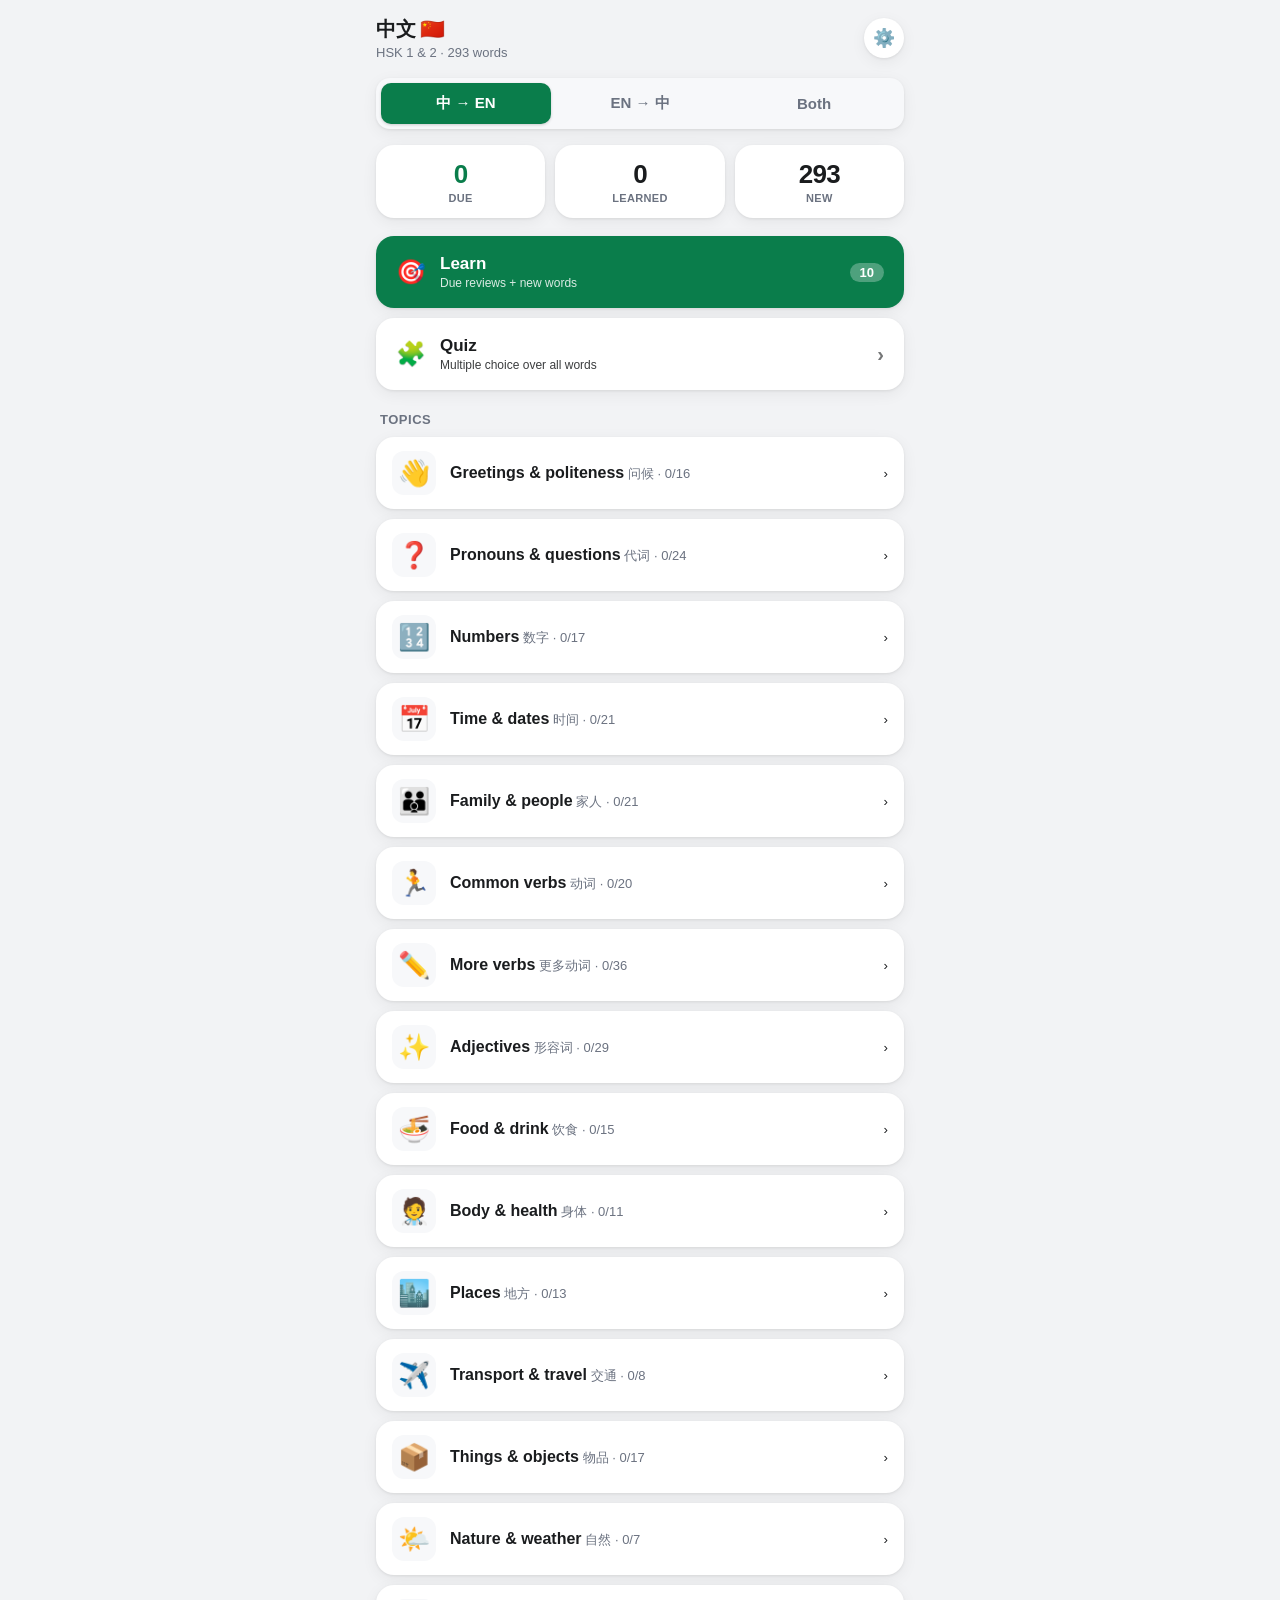
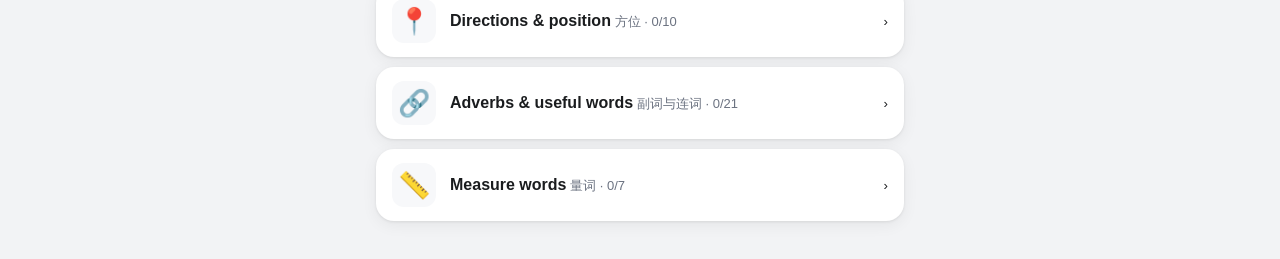
<file: mandarin/index.html>
<!DOCTYPE html>
<html lang="en">
<head>
  <meta charset="UTF-8" />
  <meta name="viewport" content="width=device-width, initial-scale=1.0, viewport-fit=cover, maximum-scale=1.0, user-scalable=no" />
  <meta name="theme-color" content="#c0272d" />
  <meta name="apple-mobile-web-app-capable" content="yes" />
  <meta name="apple-mobile-web-app-status-bar-style" content="black-translucent" />
  <meta name="apple-mobile-web-app-title" content="中文" />
  <meta name="mobile-web-app-capable" content="yes" />
  <title>中文 – Mandarin Vocabulary</title>
  <link rel="manifest" href="manifest.webmanifest" />
  <link rel="apple-touch-icon" href="icon-180.png" />
  <link rel="icon" href="icon.svg" type="image/svg+xml" />
  <link rel="stylesheet" href="styles.css" />
</head>
<body>
  <div id="app"><!-- Views are inserted by JS --></div>

  <script src="data.js"></script>
  <script src="app.js"></script>
</body>
</html>
</file>
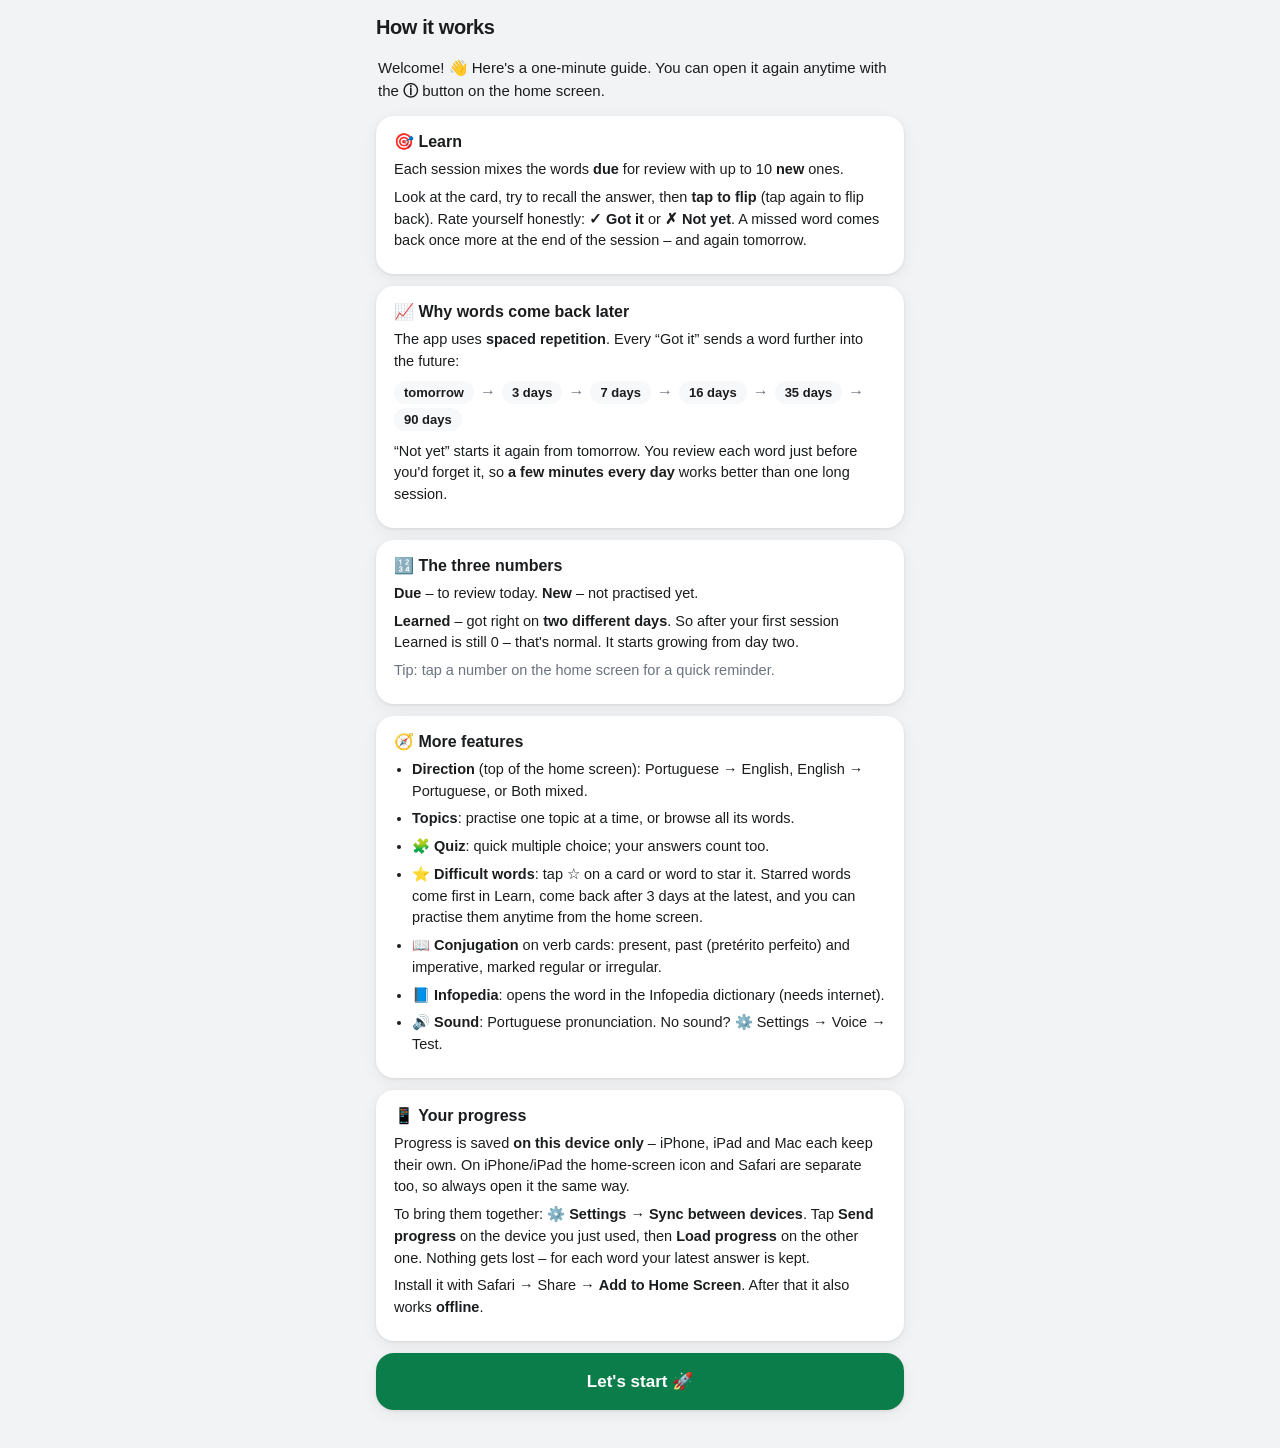
<file: vokabeln/index.html>
<!DOCTYPE html>
<html lang="en">
<head>
  <meta charset="UTF-8" />
  <meta name="viewport" content="width=device-width, initial-scale=1.0, viewport-fit=cover, maximum-scale=1.0, user-scalable=no" />
  <meta name="theme-color" content="#0a7d4b" />
  <meta name="apple-mobile-web-app-capable" content="yes" />
  <meta name="apple-mobile-web-app-status-bar-style" content="black-translucent" />
  <meta name="apple-mobile-web-app-title" content="Português" />
  <meta name="mobile-web-app-capable" content="yes" />
  <title>Português A1 – Vocabulary Trainer</title>
  <link rel="manifest" href="manifest.webmanifest" />
  <link rel="apple-touch-icon" href="icon-180.png" />
  <link rel="icon" href="icon.svg" type="image/svg+xml" />
  <link rel="stylesheet" href="styles.css" />
</head>
<body>
  <div id="app">
    <!-- Views are inserted by JS -->
  </div>

  <script src="data.js"></script>
  <script src="conjugations.js"></script>
  <script src="renamed.js"></script>
  <script src="app.js"></script>
</body>
</html>
</file>
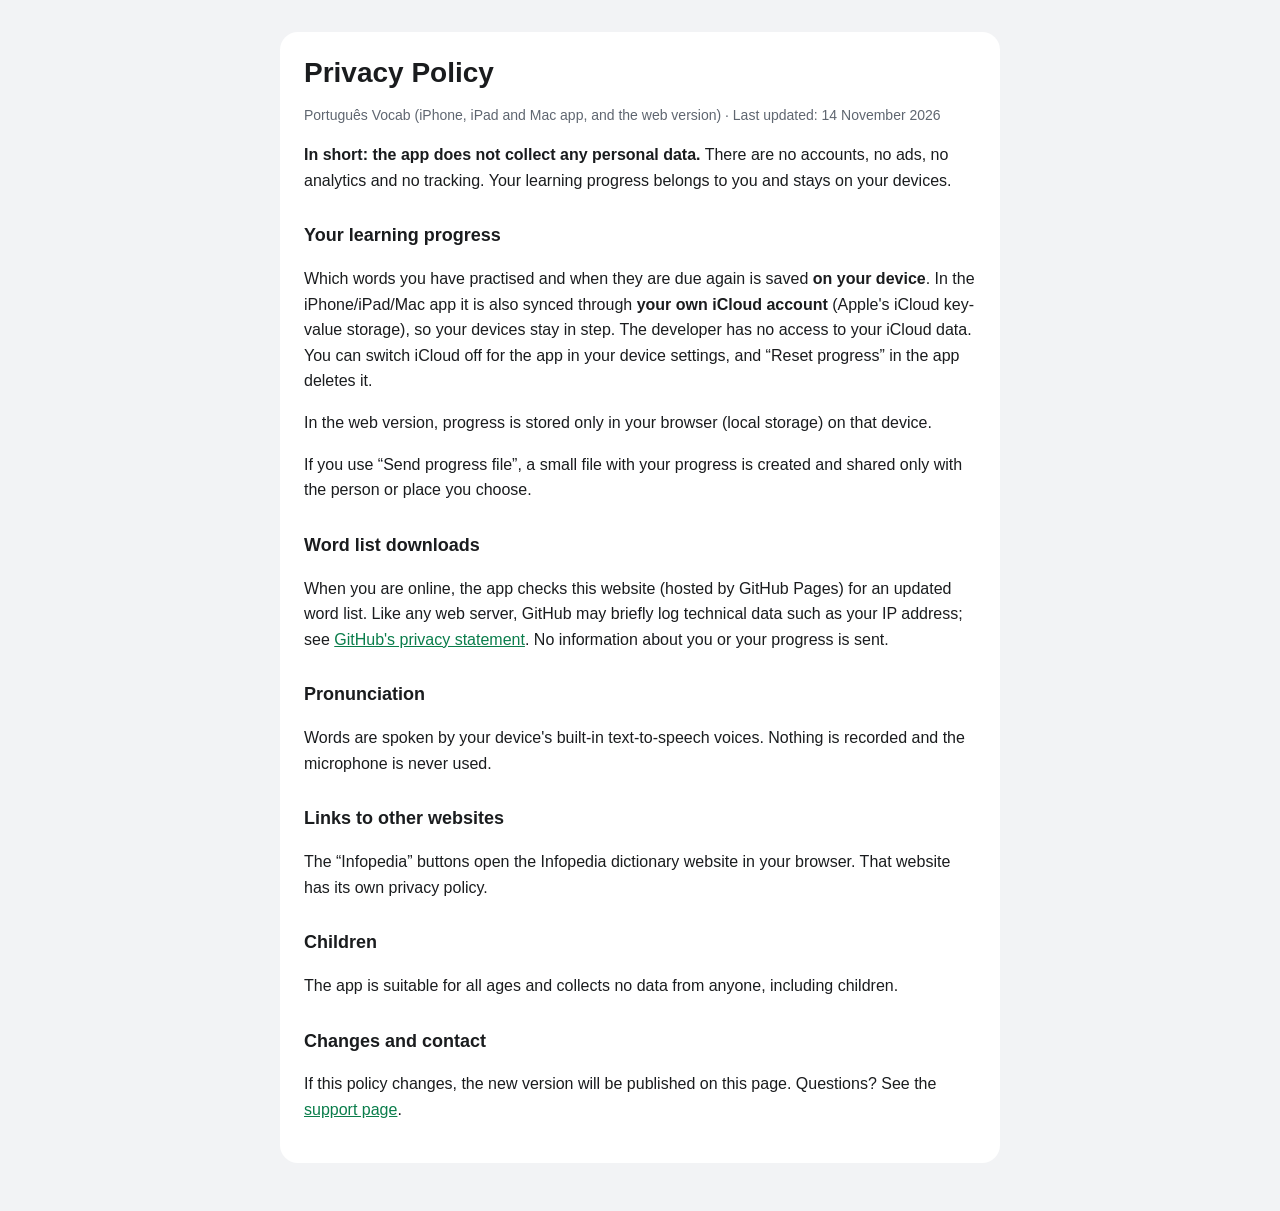
<file: vokabeln/privacy.html>
<!DOCTYPE html>
<html lang="en">
<head>
  <meta charset="UTF-8" />
  <meta name="viewport" content="width=device-width, initial-scale=1.0" />
  <title>Privacy Policy – Português Vocab</title>
  <link rel="icon" href="icon.svg" type="image/svg+xml" />
  <style>
    :root { --bg: #f2f3f5; --card: #ffffff; --text: #1a1c1e; --dim: #5f6670; --accent: #0a7d4b; }
    @media (prefers-color-scheme: dark) {
      :root { --bg: #121316; --card: #1c1d21; --text: #f2f3f5; --dim: #a3a9b1; --accent: #22c37e; }
    }
    body { margin: 0; background: var(--bg); color: var(--text);
           font: 16px/1.6 -apple-system, "Segoe UI", Helvetica, Arial, sans-serif; }
    main { max-width: 720px; margin: 0 auto; padding: 32px 16px 48px; }
    .card { background: var(--card); border-radius: 18px; padding: 24px; }
    h1 { font-size: 28px; line-height: 1.2; margin: 0 0 4px; }
    h2 { font-size: 18px; margin: 28px 0 6px; }
    p, li { color: var(--text); }
    .dim { color: var(--dim); font-size: 14px; }
    a { color: var(--accent); }
  </style>
</head>
<body>
<main>
  <div class="card">
    <h1>Privacy Policy</h1>
    <p class="dim">Português Vocab (iPhone, iPad and Mac app, and the web version) · Last updated: 14 November 2026</p>

    <p><strong>In short: the app does not collect any personal data.</strong> There are no accounts, no ads,
      no analytics and no tracking. Your learning progress belongs to you and stays on your devices.</p>

    <h2>Your learning progress</h2>
    <p>Which words you have practised and when they are due again is saved <strong>on your device</strong>.
      In the iPhone/iPad/Mac app it is also synced through <strong>your own iCloud account</strong>
      (Apple's iCloud key-value storage), so your devices stay in step. The developer has no access to
      your iCloud data. You can switch iCloud off for the app in your device settings, and
      “Reset progress” in the app deletes it.</p>
    <p>In the web version, progress is stored only in your browser (local storage) on that device.</p>
    <p>If you use “Send progress file”, a small file with your progress is created and shared only with
      the person or place you choose.</p>

    <h2>Word list downloads</h2>
    <p>When you are online, the app checks this website (hosted by GitHub Pages) for an updated word list.
      Like any web server, GitHub may briefly log technical data such as your IP address; see
      <a href="https://docs.github.com/en/site-policy/privacy-policies/github-general-privacy-statement">GitHub's privacy statement</a>.
      No information about you or your progress is sent.</p>

    <h2>Pronunciation</h2>
    <p>Words are spoken by your device's built-in text-to-speech voices. Nothing is recorded and the
      microphone is never used.</p>

    <h2>Links to other websites</h2>
    <p>The “Infopedia” buttons open the Infopedia dictionary website in your browser. That website has its
      own privacy policy.</p>

    <h2>Children</h2>
    <p>The app is suitable for all ages and collects no data from anyone, including children.</p>

    <h2>Changes and contact</h2>
    <p>If this policy changes, the new version will be published on this page.
      Questions? See the <a href="support.html">support page</a>.</p>
  </div>
</main>
</body>
</html>
</file>
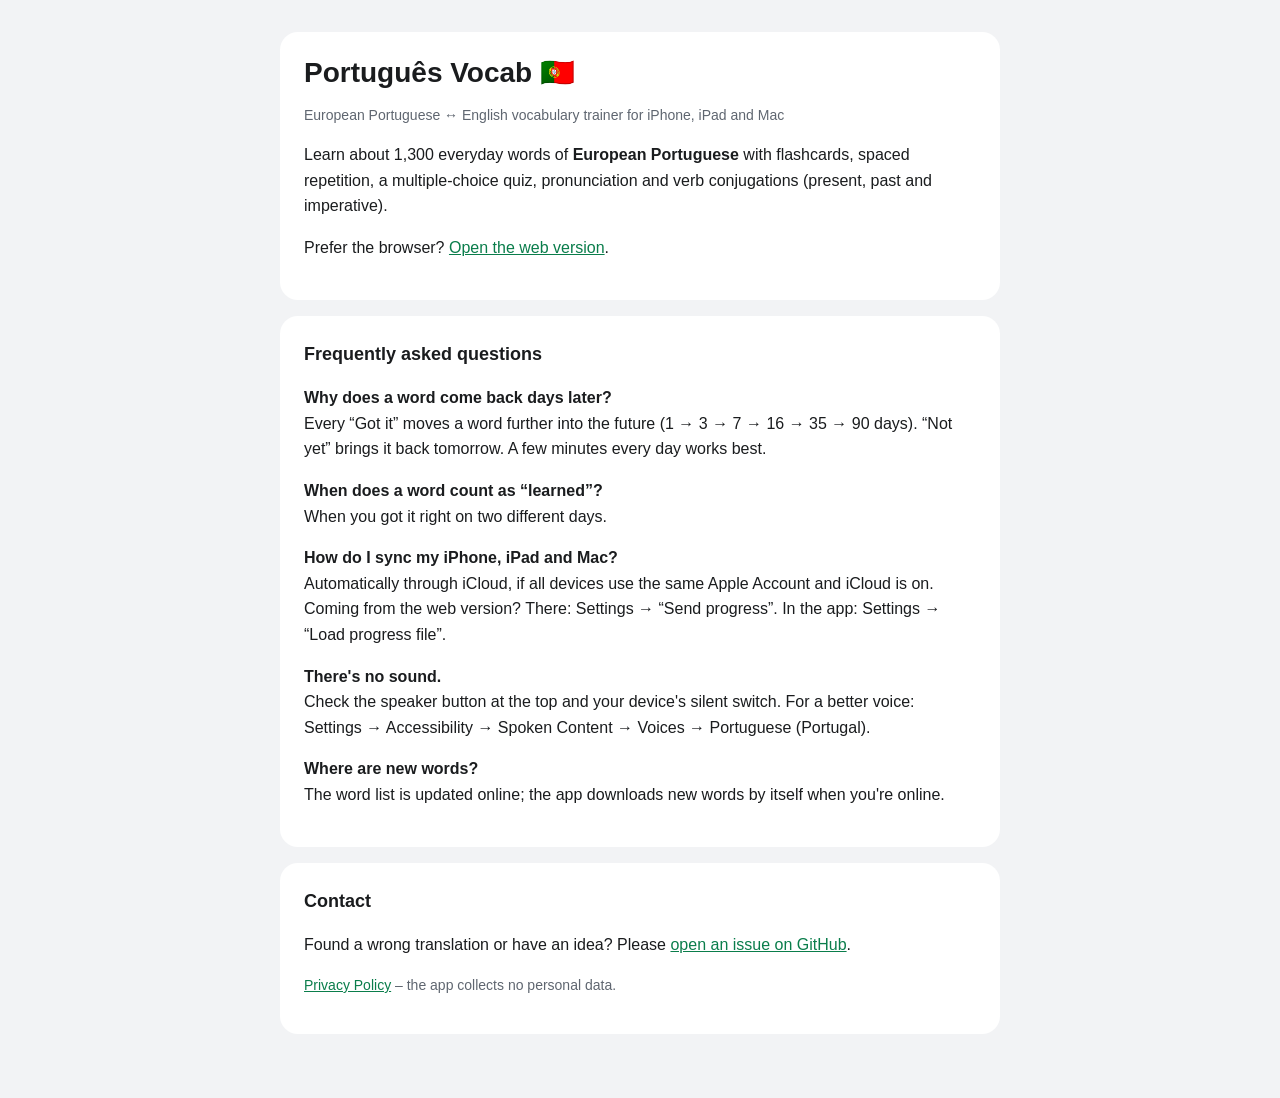
<file: vokabeln/support.html>
<!DOCTYPE html>
<html lang="en">
<head>
  <meta charset="UTF-8" />
  <meta name="viewport" content="width=device-width, initial-scale=1.0" />
  <title>Support – Português Vocab</title>
  <link rel="icon" href="icon.svg" type="image/svg+xml" />
  <style>
    :root { --bg: #f2f3f5; --card: #ffffff; --text: #1a1c1e; --dim: #5f6670; --accent: #0a7d4b; }
    @media (prefers-color-scheme: dark) {
      :root { --bg: #121316; --card: #1c1d21; --text: #f2f3f5; --dim: #a3a9b1; --accent: #22c37e; }
    }
    body { margin: 0; background: var(--bg); color: var(--text);
           font: 16px/1.6 -apple-system, "Segoe UI", Helvetica, Arial, sans-serif; }
    main { max-width: 720px; margin: 0 auto; padding: 32px 16px 48px; }
    .card { background: var(--card); border-radius: 18px; padding: 24px; margin-bottom: 16px; }
    h1 { font-size: 28px; line-height: 1.2; margin: 0 0 4px; }
    h2 { font-size: 18px; margin: 24px 0 6px; }
    h2:first-child { margin-top: 0; }
    .dim { color: var(--dim); font-size: 14px; }
    a { color: var(--accent); }
  </style>
</head>
<body>
<main>
  <div class="card">
    <h1>Português Vocab 🇵🇹</h1>
    <p class="dim">European Portuguese ↔ English vocabulary trainer for iPhone, iPad and Mac</p>
    <p>Learn about 1,300 everyday words of <strong>European Portuguese</strong> with flashcards,
      spaced repetition, a multiple-choice quiz, pronunciation and verb conjugations
      (present, past and imperative).</p>
    <p>Prefer the browser? <a href="./">Open the web version</a>.</p>
  </div>

  <div class="card">
    <h2>Frequently asked questions</h2>
    <p><strong>Why does a word come back days later?</strong><br>
      Every “Got it” moves a word further into the future (1 → 3 → 7 → 16 → 35 → 90 days).
      “Not yet” brings it back tomorrow. A few minutes every day works best.</p>
    <p><strong>When does a word count as “learned”?</strong><br>
      When you got it right on two different days.</p>
    <p><strong>How do I sync my iPhone, iPad and Mac?</strong><br>
      Automatically through iCloud, if all devices use the same Apple Account and iCloud is on.
      Coming from the web version? There: Settings → “Send progress”. In the app: Settings → “Load progress file”.</p>
    <p><strong>There's no sound.</strong><br>
      Check the speaker button at the top and your device's silent switch. For a better voice:
      Settings → Accessibility → Spoken Content → Voices → Portuguese (Portugal).</p>
    <p><strong>Where are new words?</strong><br>
      The word list is updated online; the app downloads new words by itself when you're online.</p>
  </div>

  <div class="card">
    <h2>Contact</h2>
    <p>Found a wrong translation or have an idea? Please
      <a href="https://github.com/Bernd-Loerrach/portuguesvocab/issues">open an issue on GitHub</a>.</p>
    <p class="dim"><a href="privacy.html">Privacy Policy</a> – the app collects no personal data.</p>
  </div>
</main>
</body>
</html>
</file>
<file: mandarin/styles.css>
:root {
  --green: #0a7d4b;
  --green-600: #0a7d4b;
  --green-700: #086840;
  --red: #c42b2b;
  --yellow: #f5c518;
  --bg: #f2f3f5;
  --surface: #ffffff;
  --surface-2: #f7f8fa;
  --text: #1a1c1e;
  --text-dim: #6b7280;
  --border: #e3e5e8;
  --shadow: 0 1px 3px rgba(0, 0, 0, 0.08), 0 4px 16px rgba(0, 0, 0, 0.06);
  --radius: 18px;
  --safe-top: env(safe-area-inset-top, 0px);
  --safe-bottom: env(safe-area-inset-bottom, 0px);
  --accent: var(--green);
}

@media (prefers-color-scheme: dark) {
  :root:not([data-theme="light"]) {
    --bg: #121316;
    --surface: #1d1f23;
    --surface-2: #26282d;
    --text: #f2f3f5;
    --text-dim: #9aa0a8;
    --border: #2f3237;
    --shadow: 0 1px 3px rgba(0, 0, 0, 0.3), 0 6px 20px rgba(0, 0, 0, 0.35);
    --green: #22c37e;
    --accent: #22c37e;
  }
}

:root[data-theme="dark"] {
  --bg: #121316;
  --surface: #1d1f23;
  --surface-2: #26282d;
  --text: #f2f3f5;
  --text-dim: #9aa0a8;
  --border: #2f3237;
  --shadow: 0 1px 3px rgba(0, 0, 0, 0.3), 0 6px 20px rgba(0, 0, 0, 0.35);
  --green: #22c37e;
  --accent: #22c37e;
}

* {
  box-sizing: border-box;
  -webkit-tap-highlight-color: transparent;
}

html, body {
  margin: 0;
  padding: 0;
  height: 100%;
}

body {
  font-family: -apple-system, BlinkMacSystemFont, "Segoe UI", Roboto, Helvetica, Arial, sans-serif;
  background: var(--bg);
  color: var(--text);
  overscroll-behavior-y: none;
  -webkit-font-smoothing: antialiased;
}

#app {
  max-width: 560px;
  margin: 0 auto;
  min-height: 100%;
  padding: calc(var(--safe-top) + 8px) 16px calc(var(--safe-bottom) + 28px);
}

button {
  font-family: inherit;
  cursor: pointer;
  border: none;
  background: none;
  color: inherit;
}

/* ---------- Header ---------- */
.topbar {
  display: flex;
  align-items: center;
  gap: 12px;
  padding: 8px 0 18px;
  min-height: 44px;
}
.topbar h1 {
  font-size: 20px;
  font-weight: 700;
  margin: 0;
  letter-spacing: -0.02em;
}
.topbar .subtitle {
  font-size: 13px;
  color: var(--text-dim);
  margin-top: 2px;
}
.back-btn {
  font-size: 16px;
  font-weight: 600;
  color: var(--accent);
  display: flex;
  align-items: center;
  gap: 4px;
  padding: 8px 10px 8px 0;
  margin-left: -4px;
}
.icon-btn {
  margin-left: auto;
  width: 40px;
  height: 40px;
  border-radius: 50%;
  display: grid;
  place-items: center;
  font-size: 18px;
  background: var(--surface);
  box-shadow: var(--shadow);
}

/* ---------- Home: stat row ---------- */
.stats-row {
  display: grid;
  grid-template-columns: repeat(3, 1fr);
  gap: 10px;
  margin-bottom: 18px;
}
.stat {
  background: var(--surface);
  border-radius: var(--radius);
  padding: 14px 10px;
  text-align: center;
  box-shadow: var(--shadow);
}
.stat .num {
  font-size: 26px;
  font-weight: 800;
  letter-spacing: -0.03em;
}
.stat .num.due { color: var(--accent); }
.stat .lbl {
  font-size: 11px;
  color: var(--text-dim);
  margin-top: 2px;
  font-weight: 600;
  text-transform: uppercase;
  letter-spacing: 0.03em;
}

/* ---------- Big action buttons ---------- */
.cta {
  display: flex;
  align-items: center;
  gap: 14px;
  width: 100%;
  background: var(--accent);
  color: #fff;
  border-radius: var(--radius);
  padding: 18px 20px;
  font-size: 17px;
  font-weight: 700;
  box-shadow: var(--shadow);
  margin-bottom: 10px;
  transition: transform 0.08s ease, filter 0.15s;
}
.cta:active { transform: scale(0.98); }
.cta.secondary {
  background: var(--surface);
  color: var(--text);
}
.cta .big-emoji { font-size: 24px; }
.cta .cta-text { text-align: left; flex: 1; }
.cta .cta-sub {
  display: block;
  font-size: 12px;
  font-weight: 500;
  opacity: 0.85;
  margin-top: 2px;
}
.cta .chev { font-size: 20px; opacity: 0.6; }
.cta[disabled] { opacity: 0.5; filter: grayscale(0.4); }
.cta .badge {
  background: rgba(255,255,255,0.28);
  border-radius: 999px;
  padding: 2px 10px;
  font-size: 13px;
  font-weight: 800;
}
.cta.secondary .badge { background: var(--accent); color: #fff; }

.section-title {
  font-size: 13px;
  font-weight: 700;
  color: var(--text-dim);
  text-transform: uppercase;
  letter-spacing: 0.04em;
  margin: 22px 4px 10px;
}

/* ---------- Deck list ---------- */
.deck {
  display: flex;
  align-items: center;
  gap: 14px;
  width: 100%;
  background: var(--surface);
  border-radius: var(--radius);
  padding: 14px 16px;
  margin-bottom: 10px;
  box-shadow: var(--shadow);
  text-align: left;
  transition: transform 0.08s ease;
}
.deck:active { transform: scale(0.99); }
.deck .deck-emoji {
  font-size: 26px;
  width: 44px;
  height: 44px;
  display: grid;
  place-items: center;
  background: var(--surface-2);
  border-radius: 12px;
  flex-shrink: 0;
}
.deck .deck-body { flex: 1; min-width: 0; }
.deck .deck-name { font-weight: 700; font-size: 16px; }
.deck .deck-pt { font-size: 13px; color: var(--text-dim); }
.deck .deck-right { text-align: right; flex-shrink: 0; }
.deck .deck-count { font-size: 13px; color: var(--text-dim); font-weight: 600; }
.progress-bar {
  height: 6px;
  border-radius: 3px;
  background: var(--surface-2);
  margin-top: 8px;
  overflow: hidden;
}
.progress-bar > span {
  display: block;
  height: 100%;
  background: var(--accent);
  border-radius: 3px;
  transition: width 0.4s ease;
}

/* ---------- Flashcard ---------- */
.card-stage {
  margin-top: 10px;
  display: flex;
  flex-direction: column;
  min-height: calc(100vh - 220px);
}
.session-progress {
  height: 8px;
  border-radius: 4px;
  background: var(--surface-2);
  overflow: hidden;
  margin-bottom: 6px;
}
.session-progress > span {
  display: block;
  height: 100%;
  background: var(--accent);
  transition: width 0.3s ease;
}
.session-meta {
  display: flex;
  justify-content: space-between;
  font-size: 12px;
  color: var(--text-dim);
  font-weight: 600;
  margin-bottom: 18px;
}

.flashcard {
  flex: 1;
  perspective: 1400px;
  margin-bottom: 18px;
}
.flashcard-inner {
  position: relative;
  width: 100%;
  height: 100%;
  min-height: 300px;
  transition: transform 0.5s cubic-bezier(0.4, 0.1, 0.2, 1);
  transform-style: preserve-3d;
}
.flashcard.flipped .flashcard-inner { transform: rotateY(180deg); }
.face {
  position: absolute;
  inset: 0;
  backface-visibility: hidden;
  -webkit-backface-visibility: hidden;
  background: var(--surface);
  border-radius: 24px;
  box-shadow: var(--shadow);
  display: flex;
  flex-direction: column;
  align-items: center;
  justify-content: center;
  padding: 28px;
  text-align: center;
}
.face.back { transform: rotateY(180deg); }
.face .lang-tag {
  position: absolute;
  top: 18px;
  left: 0;
  right: 0;
  font-size: 12px;
  font-weight: 700;
  letter-spacing: 0.08em;
  text-transform: uppercase;
  color: var(--text-dim);
}
.face .word {
  font-size: 38px;
  font-weight: 800;
  letter-spacing: -0.02em;
  line-height: 1.15;
}
.face .word.small { font-size: 30px; }
.face .note {
  margin-top: 14px;
  font-size: 14px;
  color: var(--text-dim);
  font-style: italic;
}
.face .deck-chip {
  position: absolute;
  bottom: 18px;
  font-size: 12px;
  color: var(--text-dim);
  font-weight: 600;
}
.face .tap-hint {
  position: absolute;
  bottom: 18px;
  font-size: 13px;
  color: var(--text-dim);
}
.speak-btn {
  margin-top: 20px;
  width: 54px;
  height: 54px;
  border-radius: 50%;
  background: var(--surface-2);
  display: grid;
  place-items: center;
  font-size: 22px;
  box-shadow: var(--shadow);
}
.speak-btn:active { transform: scale(0.92); }

/* ---------- Answer buttons ---------- */
.answer-row {
  display: grid;
  grid-template-columns: 1fr 1fr;
  gap: 12px;
}
.answer-row.single { grid-template-columns: 1fr; }
.ans {
  padding: 18px;
  border-radius: 16px;
  font-size: 16px;
  font-weight: 700;
  box-shadow: var(--shadow);
  transition: transform 0.08s ease;
}
.ans:active { transform: scale(0.97); }
.ans.again { background: var(--surface); color: var(--red); }
.ans.good { background: var(--accent); color: #fff; }
.ans.reveal { background: var(--accent); color: #fff; }

/* ---------- Quiz ---------- */
.quiz-prompt {
  background: var(--surface);
  border-radius: 24px;
  box-shadow: var(--shadow);
  padding: 34px 24px;
  text-align: center;
  margin-bottom: 18px;
}
.quiz-prompt .lang-tag {
  font-size: 12px; font-weight: 700; letter-spacing: 0.08em;
  text-transform: uppercase; color: var(--text-dim); margin-bottom: 10px;
}
.quiz-prompt .word { font-size: 34px; font-weight: 800; letter-spacing: -0.02em; }
.quiz-options { display: flex; flex-direction: column; gap: 12px; }
.quiz-opt {
  padding: 17px 18px;
  border-radius: 16px;
  background: var(--surface);
  box-shadow: var(--shadow);
  font-size: 17px;
  font-weight: 600;
  text-align: left;
  transition: transform 0.08s ease;
  display: flex;
  justify-content: space-between;
  align-items: center;
}
.quiz-opt:active { transform: scale(0.98); }
.quiz-opt.correct { background: var(--accent); color: #fff; }
.quiz-opt.wrong { background: var(--red); color: #fff; }
.quiz-opt.dim { opacity: 0.5; }
.quiz-opt .mark { font-size: 18px; }

/* ---------- Browse ---------- */
.browse-item {
  display: flex;
  align-items: center;
  gap: 12px;
  background: var(--surface);
  border-radius: 14px;
  padding: 13px 16px;
  margin-bottom: 8px;
  box-shadow: var(--shadow);
}
.browse-item .pt { font-weight: 700; font-size: 16px; }
.browse-item .de { font-size: 14px; color: var(--text-dim); }
.browse-item .mini-speak {
  margin-left: auto;
  width: 38px; height: 38px;
  border-radius: 50%;
  background: var(--surface-2);
  display: grid; place-items: center; font-size: 16px;
  flex-shrink: 0;
}
.box-dot {
  width: 9px; height: 9px; border-radius: 50%;
  background: var(--border);
  flex-shrink: 0;
}
.box-dot.learned { background: var(--accent); }

/* ---------- Done / empty states ---------- */
.done-card {
  background: var(--surface);
  border-radius: 24px;
  box-shadow: var(--shadow);
  padding: 40px 28px;
  text-align: center;
  margin-top: 30px;
}
.done-card .emoji { font-size: 56px; }
.done-card h2 { margin: 16px 0 6px; font-size: 22px; }
.done-card p { color: var(--text-dim); margin: 0 0 22px; font-size: 15px; }

.empty {
  text-align: center;
  color: var(--text-dim);
  padding: 40px 20px;
  font-size: 15px;
}

/* ---------- Settings sheet ---------- */
.setting-group {
  background: var(--surface);
  border-radius: var(--radius);
  box-shadow: var(--shadow);
  overflow: hidden;
  margin-bottom: 16px;
}
.setting-row {
  display: flex;
  align-items: center;
  justify-content: space-between;
  padding: 15px 18px;
  border-bottom: 1px solid var(--border);
  font-size: 16px;
}
.setting-row:last-child { border-bottom: none; }
.setting-row .desc { font-size: 12px; color: var(--text-dim); margin-top: 3px; }
.switch {
  position: relative;
  width: 51px; height: 31px;
  border-radius: 999px;
  background: var(--border);
  transition: background 0.2s;
  flex-shrink: 0;
}
.switch.on { background: var(--accent); }
.switch::after {
  content: "";
  position: absolute;
  top: 2px; left: 2px;
  width: 27px; height: 27px;
  border-radius: 50%;
  background: #fff;
  transition: transform 0.2s;
  box-shadow: 0 1px 3px rgba(0,0,0,0.3);
}
.switch.on::after { transform: translateX(20px); }
.seg {
  display: flex;
  background: var(--surface-2);
  border-radius: 10px;
  padding: 3px;
  flex-shrink: 0;
}
.seg button {
  padding: 7px 14px;
  border-radius: 8px;
  font-size: 14px;
  font-weight: 600;
  color: var(--text-dim);
}
.seg button.active {
  background: var(--surface);
  color: var(--text);
  box-shadow: 0 1px 2px rgba(0,0,0,0.15);
}
.danger-btn {
  width: 100%;
  padding: 16px;
  border-radius: var(--radius);
  background: var(--surface);
  color: var(--red);
  font-weight: 700;
  font-size: 16px;
  box-shadow: var(--shadow);
}

.install-tip {
  background: var(--surface-2);
  border: 1px dashed var(--border);
  border-radius: 14px;
  padding: 14px 16px;
  font-size: 13px;
  color: var(--text-dim);
  margin-top: 8px;
  line-height: 1.5;
}

/* ---------- Conjugation ---------- */
.conj-btn {
  margin-top: 16px;
  padding: 9px 18px;
  border-radius: 999px;
  background: var(--surface-2);
  color: var(--accent);
  font-size: 14px;
  font-weight: 700;
  box-shadow: var(--shadow);
}
.conj-btn:active { transform: scale(0.96); }
.conj-overlay {
  position: fixed;
  inset: 0;
  background: rgba(0, 0, 0, 0.45);
  display: flex;
  align-items: flex-end;
  justify-content: center;
  z-index: 100;
  animation: fade 0.2s ease;
  padding: 0 12px calc(var(--safe-bottom) + 12px);
}
.conj-sheet {
  background: var(--surface);
  width: 100%;
  max-width: 460px;
  border-radius: 24px;
  box-shadow: 0 -8px 40px rgba(0, 0, 0, 0.3);
  padding: 20px 20px 10px;
  animation: sheetUp 0.28s cubic-bezier(0.2, 0.8, 0.2, 1);
}
@keyframes sheetUp { from { transform: translateY(40px); opacity: 0.6; } to { transform: none; opacity: 1; } }
.conj-head {
  display: flex;
  align-items: flex-start;
  justify-content: space-between;
  margin-bottom: 12px;
}
.conj-title { font-size: 24px; font-weight: 800; letter-spacing: -0.02em; }
.conj-sub { font-size: 13px; color: var(--text-dim); margin-top: 2px; }
.conj-close {
  width: 34px; height: 34px;
  border-radius: 50%;
  background: var(--surface-2);
  color: var(--text-dim);
  font-size: 15px;
  font-weight: 700;
  flex-shrink: 0;
  display: grid; place-items: center;
}
.conj-row {
  display: flex;
  align-items: center;
  gap: 12px;
  padding: 11px 6px;
  border-top: 1px solid var(--border);
}
.conj-row .conj-pron {
  width: 88px;
  flex-shrink: 0;
  color: var(--text-dim);
  font-size: 14px;
  font-weight: 600;
}
.conj-row .conj-form { font-size: 18px; font-weight: 700; flex: 1; }
.conj-row .conj-say {
  width: 34px; height: 34px;
  border-radius: 50%;
  background: var(--surface-2);
  display: grid; place-items: center;
  font-size: 15px;
  flex-shrink: 0;
}

/* ---------- Direction switch (top of home) ---------- */
.dir-switch {
  display: flex;
  gap: 4px;
  background: var(--surface-2);
  border-radius: 14px;
  padding: 5px;
  margin-bottom: 16px;
  box-shadow: var(--shadow);
}
.dir-switch button {
  flex: 1;
  padding: 11px 6px;
  border-radius: 10px;
  font-size: 15px;
  font-weight: 700;
  color: var(--text-dim);
  transition: background 0.15s, color 0.15s;
}
.dir-switch button.active {
  background: var(--accent);
  color: #fff;
  box-shadow: 0 1px 3px rgba(0, 0, 0, 0.18);
}

/* ---------- Chinese / pinyin ---------- */
.word.zh { font-size: 54px; line-height: 1.12; }
.word.zh.small { font-size: 40px; }
.pinyin { margin-top: 12px; font-size: 20px; color: var(--text-dim); font-weight: 600; letter-spacing: 0.02em; }
.quiz-prompt .word.zh { font-size: 46px; }
.quiz-prompt .pinyin { font-size: 17px; margin-top: 8px; }
.browse-item .zh { font-weight: 700; font-size: 20px; }
.browse-item .pin { font-size: 13px; color: var(--text-dim); }
.browse-item .en { font-size: 14px; color: var(--text-dim); }
.quiz-opt .zh-opt { font-weight: 700; }
.quiz-opt .pin-opt { font-size: 12px; color: var(--text-dim); margin-left: 6px; font-weight: 500; }

.fade-in { animation: fade 0.25s ease; }
@keyframes fade { from { opacity: 0; transform: translateY(6px); } to { opacity: 1; transform: none; } }
</file>
<file: vokabeln/styles.css>
:root {
  --green: #0a7d4b;
  --green-600: #0a7d4b;
  --green-700: #086840;
  --red: #c42b2b;
  --yellow: #f5c518;
  --bg: #f2f3f5;
  --surface: #ffffff;
  --surface-2: #f7f8fa;
  --text: #1a1c1e;
  --text-dim: #6b7280;
  --border: #e3e5e8;
  --shadow: 0 1px 3px rgba(0, 0, 0, 0.08), 0 4px 16px rgba(0, 0, 0, 0.06);
  --radius: 18px;
  --safe-top: env(safe-area-inset-top, 0px);
  --safe-bottom: env(safe-area-inset-bottom, 0px);
  --accent: var(--green);
}

@media (prefers-color-scheme: dark) {
  :root:not([data-theme="light"]) {
    --bg: #121316;
    --surface: #1d1f23;
    --surface-2: #26282d;
    --text: #f2f3f5;
    --text-dim: #9aa0a8;
    --border: #2f3237;
    --shadow: 0 1px 3px rgba(0, 0, 0, 0.3), 0 6px 20px rgba(0, 0, 0, 0.35);
    --green: #22c37e;
    --accent: #22c37e;
  }
}

:root[data-theme="dark"] {
  --bg: #121316;
  --surface: #1d1f23;
  --surface-2: #26282d;
  --text: #f2f3f5;
  --text-dim: #9aa0a8;
  --border: #2f3237;
  --shadow: 0 1px 3px rgba(0, 0, 0, 0.3), 0 6px 20px rgba(0, 0, 0, 0.35);
  --green: #22c37e;
  --accent: #22c37e;
}

* {
  box-sizing: border-box;
  -webkit-tap-highlight-color: transparent;
}

html, body {
  margin: 0;
  padding: 0;
  height: 100%;
}

body {
  font-family: -apple-system, BlinkMacSystemFont, "Segoe UI", Roboto, Helvetica, Arial, sans-serif;
  background: var(--bg);
  color: var(--text);
  overscroll-behavior-y: none;
  -webkit-font-smoothing: antialiased;
}

#app {
  max-width: 560px;
  margin: 0 auto;
  min-height: 100%;
  padding: calc(var(--safe-top) + 8px) 16px calc(var(--safe-bottom) + 28px);
}

button {
  font-family: inherit;
  cursor: pointer;
  border: none;
  background: none;
  color: inherit;
}

/* ---------- Header ---------- */
.topbar {
  display: flex;
  align-items: center;
  gap: 12px;
  padding: 8px 0 18px;
  min-height: 44px;
}
.topbar h1 {
  font-size: 20px;
  font-weight: 700;
  margin: 0;
  letter-spacing: -0.02em;
}
.topbar .subtitle {
  font-size: 13px;
  color: var(--text-dim);
  margin-top: 2px;
}
.back-btn {
  font-size: 16px;
  font-weight: 600;
  color: var(--accent);
  display: flex;
  align-items: center;
  gap: 4px;
  padding: 8px 10px 8px 0;
  margin-left: -4px;
}
.icon-btn {
  margin-left: auto;
  width: 40px;
  height: 40px;
  border-radius: 50%;
  display: grid;
  place-items: center;
  font-size: 18px;
  background: var(--surface);
  box-shadow: var(--shadow);
}

/* ---------- Home: stat row ---------- */
.stats-row {
  display: grid;
  grid-template-columns: repeat(3, 1fr);
  gap: 10px;
  margin-bottom: 18px;
}
.stat {
  background: var(--surface);
  border-radius: var(--radius);
  padding: 14px 10px;
  text-align: center;
  box-shadow: var(--shadow);
}
.stat .num {
  font-size: 26px;
  font-weight: 800;
  letter-spacing: -0.03em;
}
.stat .num.due { color: var(--accent); }
.stat .lbl {
  font-size: 11px;
  color: var(--text-dim);
  margin-top: 2px;
  font-weight: 600;
  text-transform: uppercase;
  letter-spacing: 0.03em;
}

/* ---------- Big action buttons ---------- */
.cta {
  display: flex;
  align-items: center;
  gap: 14px;
  width: 100%;
  background: var(--accent);
  color: #fff;
  border-radius: var(--radius);
  padding: 18px 20px;
  font-size: 17px;
  font-weight: 700;
  box-shadow: var(--shadow);
  margin-bottom: 10px;
  transition: transform 0.08s ease, filter 0.15s;
}
.cta:active { transform: scale(0.98); }
.cta.secondary {
  background: var(--surface);
  color: var(--text);
}
.cta .big-emoji { font-size: 24px; }
.cta .cta-text { text-align: left; flex: 1; }
.cta .cta-sub {
  display: block;
  font-size: 12px;
  font-weight: 500;
  opacity: 0.85;
  margin-top: 2px;
}
.cta .chev { font-size: 20px; opacity: 0.6; }
.cta[disabled] { opacity: 0.5; filter: grayscale(0.4); }
.cta .badge {
  background: rgba(255,255,255,0.28);
  border-radius: 999px;
  padding: 2px 10px;
  font-size: 13px;
  font-weight: 800;
}
.cta.secondary .badge { background: var(--accent); color: #fff; }

.section-title {
  font-size: 13px;
  font-weight: 700;
  color: var(--text-dim);
  text-transform: uppercase;
  letter-spacing: 0.04em;
  margin: 22px 4px 10px;
}

/* ---------- Deck list ---------- */
.deck {
  display: flex;
  align-items: center;
  gap: 14px;
  width: 100%;
  background: var(--surface);
  border-radius: var(--radius);
  padding: 14px 16px;
  margin-bottom: 10px;
  box-shadow: var(--shadow);
  text-align: left;
  transition: transform 0.08s ease;
}
.deck:active { transform: scale(0.99); }
.deck .deck-emoji {
  font-size: 26px;
  width: 44px;
  height: 44px;
  display: grid;
  place-items: center;
  background: var(--surface-2);
  border-radius: 12px;
  flex-shrink: 0;
}
.deck .deck-body { flex: 1; min-width: 0; }
.deck .deck-name { font-weight: 700; font-size: 16px; }
.deck .deck-pt { font-size: 13px; color: var(--text-dim); }
.deck .deck-right { text-align: right; flex-shrink: 0; }
.deck .deck-count { font-size: 13px; color: var(--text-dim); font-weight: 600; }
.progress-bar {
  height: 6px;
  border-radius: 3px;
  background: var(--surface-2);
  margin-top: 8px;
  overflow: hidden;
}
.progress-bar > span {
  display: block;
  height: 100%;
  background: var(--accent);
  border-radius: 3px;
  transition: width 0.4s ease;
}

/* ---------- Flashcard ---------- */
.card-stage {
  margin-top: 10px;
  display: flex;
  flex-direction: column;
  min-height: calc(100vh - 220px);
}
.session-progress {
  height: 8px;
  border-radius: 4px;
  background: var(--surface-2);
  overflow: hidden;
  margin-bottom: 6px;
}
.session-progress > span {
  display: block;
  height: 100%;
  background: var(--accent);
  transition: width 0.3s ease;
}
.session-meta {
  display: flex;
  justify-content: space-between;
  font-size: 12px;
  color: var(--text-dim);
  font-weight: 600;
  margin-bottom: 18px;
}

.flashcard {
  flex: 1;
  perspective: 1400px;
  margin-bottom: 18px;
}
.flashcard-inner {
  position: relative;
  width: 100%;
  height: 100%;
  min-height: 300px;
  transition: transform 0.5s cubic-bezier(0.4, 0.1, 0.2, 1);
  transform-style: preserve-3d;
}
.flashcard.flipped .flashcard-inner { transform: rotateY(180deg); }
.face {
  position: absolute;
  inset: 0;
  backface-visibility: hidden;
  -webkit-backface-visibility: hidden;
  background: var(--surface);
  border-radius: 24px;
  box-shadow: var(--shadow);
  display: flex;
  flex-direction: column;
  align-items: center;
  justify-content: center;
  padding: 28px;
  text-align: center;
}
.face.back { transform: rotateY(180deg); }
.face .lang-tag {
  position: absolute;
  top: 18px;
  left: 0;
  right: 0;
  font-size: 12px;
  font-weight: 700;
  letter-spacing: 0.08em;
  text-transform: uppercase;
  color: var(--text-dim);
}
.face .word {
  font-size: 38px;
  font-weight: 800;
  letter-spacing: -0.02em;
  line-height: 1.15;
}
.face .word.small { font-size: 30px; }
.face .note {
  margin-top: 14px;
  font-size: 14px;
  color: var(--text-dim);
  font-style: italic;
}
.face .deck-chip {
  position: absolute;
  bottom: 18px;
  font-size: 12px;
  color: var(--text-dim);
  font-weight: 600;
}
.face .tap-hint {
  position: absolute;
  bottom: 18px;
  font-size: 13px;
  color: var(--text-dim);
}
.speak-btn {
  margin-top: 20px;
  width: 54px;
  height: 54px;
  border-radius: 50%;
  background: var(--surface-2);
  display: grid;
  place-items: center;
  font-size: 22px;
  box-shadow: var(--shadow);
}
.speak-btn:active { transform: scale(0.92); }

/* ---------- Answer buttons ---------- */
.answer-row {
  display: grid;
  grid-template-columns: 1fr 1fr;
  gap: 12px;
}
.answer-row.single { grid-template-columns: 1fr; }
.ans {
  padding: 18px;
  border-radius: 16px;
  font-size: 16px;
  font-weight: 700;
  box-shadow: var(--shadow);
  transition: transform 0.08s ease;
}
.ans:active { transform: scale(0.97); }
.ans.again { background: var(--surface); color: var(--red); }
.ans.good { background: var(--accent); color: #fff; }
.ans.reveal { background: var(--accent); color: #fff; }

/* ---------- Quiz ---------- */
.quiz-prompt {
  background: var(--surface);
  border-radius: 24px;
  box-shadow: var(--shadow);
  padding: 34px 24px;
  text-align: center;
  margin-bottom: 18px;
}
.quiz-prompt .lang-tag {
  font-size: 12px; font-weight: 700; letter-spacing: 0.08em;
  text-transform: uppercase; color: var(--text-dim); margin-bottom: 10px;
}
.quiz-prompt .word { font-size: 34px; font-weight: 800; letter-spacing: -0.02em; }
.quiz-options { display: flex; flex-direction: column; gap: 12px; }
.quiz-opt {
  padding: 17px 18px;
  border-radius: 16px;
  background: var(--surface);
  box-shadow: var(--shadow);
  font-size: 17px;
  font-weight: 600;
  text-align: left;
  transition: transform 0.08s ease;
  display: flex;
  justify-content: space-between;
  align-items: center;
}
.quiz-opt:active { transform: scale(0.98); }
.quiz-opt.correct { background: var(--accent); color: #fff; }
.quiz-opt.wrong { background: var(--red); color: #fff; }
.quiz-opt.dim { opacity: 0.5; }
.quiz-opt .mark { font-size: 18px; }

/* ---------- Browse ---------- */
.browse-item {
  display: flex;
  align-items: center;
  gap: 12px;
  background: var(--surface);
  border-radius: 14px;
  padding: 13px 16px;
  margin-bottom: 8px;
  box-shadow: var(--shadow);
}
.browse-item .pt { font-weight: 700; font-size: 16px; }
.browse-item .de { font-size: 14px; color: var(--text-dim); }
.browse-item .mini-speak {
  margin-left: auto;
  width: 38px; height: 38px;
  border-radius: 50%;
  background: var(--surface-2);
  display: grid; place-items: center; font-size: 16px;
  flex-shrink: 0;
}
.box-dot {
  width: 9px; height: 9px; border-radius: 50%;
  background: var(--border);
  flex-shrink: 0;
}
.box-dot.learned { background: var(--accent); }

/* ---------- Done / empty states ---------- */
.done-card {
  background: var(--surface);
  border-radius: 24px;
  box-shadow: var(--shadow);
  padding: 40px 28px;
  text-align: center;
  margin-top: 30px;
}
.done-card .emoji { font-size: 56px; }
.done-card h2 { margin: 16px 0 6px; font-size: 22px; }
.done-card p { color: var(--text-dim); margin: 0 0 22px; font-size: 15px; }

.empty {
  text-align: center;
  color: var(--text-dim);
  padding: 40px 20px;
  font-size: 15px;
}

/* ---------- Settings sheet ---------- */
.setting-group {
  background: var(--surface);
  border-radius: var(--radius);
  box-shadow: var(--shadow);
  overflow: hidden;
  margin-bottom: 16px;
}
.setting-row {
  display: flex;
  align-items: center;
  justify-content: space-between;
  padding: 15px 18px;
  border-bottom: 1px solid var(--border);
  font-size: 16px;
}
.setting-row:last-child { border-bottom: none; }
.setting-row .desc { font-size: 12px; color: var(--text-dim); margin-top: 3px; }
.switch {
  position: relative;
  width: 51px; height: 31px;
  border-radius: 999px;
  background: var(--border);
  transition: background 0.2s;
  flex-shrink: 0;
}
.switch.on { background: var(--accent); }
.switch::after {
  content: "";
  position: absolute;
  top: 2px; left: 2px;
  width: 27px; height: 27px;
  border-radius: 50%;
  background: #fff;
  transition: transform 0.2s;
  box-shadow: 0 1px 3px rgba(0,0,0,0.3);
}
.switch.on::after { transform: translateX(20px); }
.seg {
  display: flex;
  background: var(--surface-2);
  border-radius: 10px;
  padding: 3px;
  flex-shrink: 0;
}
.seg button {
  padding: 7px 14px;
  border-radius: 8px;
  font-size: 14px;
  font-weight: 600;
  color: var(--text-dim);
}
.seg button.active {
  background: var(--surface);
  color: var(--text);
  box-shadow: 0 1px 2px rgba(0,0,0,0.15);
}
.danger-btn {
  width: 100%;
  padding: 16px;
  border-radius: var(--radius);
  background: var(--surface);
  color: var(--red);
  font-weight: 700;
  font-size: 16px;
  box-shadow: var(--shadow);
}

.install-tip {
  background: var(--surface-2);
  border: 1px dashed var(--border);
  border-radius: 14px;
  padding: 14px 16px;
  font-size: 13px;
  color: var(--text-dim);
  margin-top: 8px;
  line-height: 1.5;
}

/* ---------- Help: stat hints, How it works ---------- */
.topbar-actions { margin-left: auto; display: flex; gap: 8px; }
.topbar-actions .icon-btn { margin-left: 0; font-weight: 700; color: var(--text); }
button.stat { font: inherit; color: inherit; cursor: pointer; border: 2px solid transparent; }
button.stat.active { border-color: var(--accent); }
.stat-hint {
  background: var(--surface);
  border-radius: 14px;
  box-shadow: var(--shadow);
  padding: 12px 14px;
  margin: -6px 0 16px;
  font-size: 14px;
  line-height: 1.45;
}
.help-intro { font-size: 15px; line-height: 1.5; margin: 0 2px 14px; }
.help-card {
  background: var(--surface);
  border-radius: var(--radius);
  box-shadow: var(--shadow);
  padding: 16px 18px;
  margin-bottom: 12px;
}
.help-card h3 { margin: 0 0 8px; font-size: 16px; }
.help-card p, .help-card li { font-size: 14.5px; line-height: 1.5; margin: 0 0 6px; }
.help-card ul { margin: 0; padding-left: 18px; }
.help-card .dim { color: var(--text-dim); }
.help-ladder { display: flex; flex-wrap: wrap; align-items: center; gap: 4px 6px; margin: 8px 0 10px; }
.help-ladder span {
  background: var(--surface-2);
  border-radius: 999px;
  padding: 4px 10px;
  font-size: 13px;
  font-weight: 700;
}
.help-ladder i { font-style: normal; color: var(--text-dim); }
.help .cta { margin-top: 6px; }
.done-note { font-size: 13.5px; line-height: 1.45; color: var(--text-dim); }

/* ---------- Voice picker ---------- */
.voice-row { align-items: flex-end; gap: 12px; }
.voice-sel {
  display: block;
  width: 100%;
  margin-top: 8px;
  padding: 9px 10px;
  border-radius: 10px;
  border: 1px solid var(--border);
  background: var(--surface-2);
  color: var(--text);
  font-size: 15px;
  font-family: inherit;
}
.voice-diag {
  padding: 0 18px;
  font-size: 13px;
  line-height: 1.45;
  color: var(--text-dim);
}
.voice-diag:not(:empty) { padding: 0 18px 14px; }
.test-btn {
  flex-shrink: 0;
  padding: 9px 14px;
  border-radius: 999px;
  background: var(--accent);
  color: #fff;
  font-size: 14px;
  font-weight: 700;
}

/* ---------- Conjugation ---------- */
.conj-btn {
  margin-top: 16px;
  padding: 9px 18px;
  border-radius: 999px;
  background: var(--surface-2);
  color: var(--accent);
  font-size: 14px;
  font-weight: 700;
  box-shadow: var(--shadow);
}
.conj-btn:active { transform: scale(0.96); }
.card-actions {
  display: flex;
  flex-wrap: wrap;
  justify-content: center;
  gap: 10px;
  margin-top: 16px;
}
.card-actions .conj-btn { margin-top: 0; }
a.info-link, a.mini-info { text-decoration: none; }
a.info-link { display: inline-block; }
.browse-item .mini-info {
  margin-left: auto;
  width: 38px; height: 38px;
  border-radius: 50%;
  background: var(--surface-2);
  display: grid; place-items: center;
  font-size: 16px;
  flex-shrink: 0;
}
.browse-item .mini-info + .mini-speak { margin-left: 8px; }
a.conj-more {
  display: block;
  text-align: center;
  margin: 14px 0 6px;
  padding: 12px;
  border-radius: 14px;
  background: var(--surface-2);
  color: var(--accent);
  font-weight: 700;
  font-size: 15px;
}
.conj-overlay {
  position: fixed;
  inset: 0;
  background: rgba(0, 0, 0, 0.45);
  display: flex;
  align-items: flex-end;
  justify-content: center;
  z-index: 100;
  animation: fade 0.2s ease;
  padding: 0 12px calc(var(--safe-bottom) + 12px);
}
.conj-sheet {
  background: var(--surface);
  width: 100%;
  max-width: 460px;
  border-radius: 24px;
  box-shadow: 0 -8px 40px rgba(0, 0, 0, 0.3);
  padding: 20px 20px 10px;
  animation: sheetUp 0.28s cubic-bezier(0.2, 0.8, 0.2, 1);
}
@keyframes sheetUp { from { transform: translateY(40px); opacity: 0.6; } to { transform: none; opacity: 1; } }
.conj-head {
  display: flex;
  align-items: flex-start;
  justify-content: space-between;
  margin-bottom: 12px;
}
.conj-title { font-size: 24px; font-weight: 800; letter-spacing: -0.02em; }
.conj-sub { font-size: 13px; color: var(--text-dim); margin-top: 2px; }
.conj-tag {
  display: inline-block;
  margin-left: 6px;
  padding: 2px 9px;
  border-radius: 999px;
  border: 1.5px solid currentColor;
  font-size: 11px;
  font-weight: 800;
  letter-spacing: 0.02em;
  vertical-align: middle;
}
.conj-tag.regular { color: var(--accent); }
.conj-tag.irregular { color: #c98a00; }
.conj-tag.impersonal { color: var(--text-dim); }
@media (prefers-color-scheme: dark) {
  :root:not([data-theme="light"]) .conj-tag.irregular { color: #e8b84b; }
}
:root[data-theme="dark"] .conj-tag.irregular { color: #e8b84b; }
.conj-close {
  width: 34px; height: 34px;
  border-radius: 50%;
  background: var(--surface-2);
  color: var(--text-dim);
  font-size: 15px;
  font-weight: 700;
  flex-shrink: 0;
  display: grid; place-items: center;
}
.conj-row {
  display: flex;
  align-items: center;
  gap: 12px;
  padding: 11px 6px;
  border-top: 1px solid var(--border);
}
.conj-row .conj-pron {
  width: 104px;
  flex-shrink: 0;
  color: var(--text-dim);
  font-size: 13px;
  line-height: 1.25;
  font-weight: 600;
}
.conj-row .conj-form { font-size: 18px; font-weight: 700; flex: 1; }
.conj-row .conj-say {
  width: 34px; height: 34px;
  border-radius: 50%;
  background: var(--surface-2);
  display: grid; place-items: center;
  font-size: 15px;
  flex-shrink: 0;
}

/* ---------- Direction switch (top of home) ---------- */
.dir-switch {
  display: flex;
  gap: 4px;
  background: var(--surface-2);
  border-radius: 14px;
  padding: 5px;
  margin-bottom: 16px;
  box-shadow: var(--shadow);
}
.dir-switch button {
  flex: 1;
  padding: 11px 6px;
  border-radius: 10px;
  font-size: 15px;
  font-weight: 700;
  color: var(--text-dim);
  transition: background 0.15s, color 0.15s;
}
.dir-switch button.active {
  background: var(--accent);
  color: #fff;
  box-shadow: 0 1px 3px rgba(0, 0, 0, 0.18);
}

.fade-in { animation: fade 0.25s ease; }
@keyframes fade { from { opacity: 0; transform: translateY(6px); } to { opacity: 1; transform: none; } }

/* ---------- Conjugation tense switch ---------- */
.conj-tenses { display: flex; margin: 0 0 6px; }
.conj-tenses button { flex: 1; }

/* ---------- Mute / unmute ---------- */
.mute-btn { font-size: 18px; }
.topbar-actions .mute-btn { font-weight: 400; }
body.muted .speak-btn,
body.muted .mini-speak,
body.muted .conj-say { opacity: 0.3; }

/* ---------- Sync between devices ---------- */
.sync-row { gap: 10px; justify-content: stretch; }
.sync-row .test-btn { flex: 1; padding: 12px 10px; }
.test-btn.alt { background: var(--surface-2); color: var(--accent); }
.sync-msg { display: none; padding: 0 18px 15px; font-size: 13px; line-height: 1.4; color: var(--accent); }
.sync-msg.show { display: block; }
.sync-msg.warn { color: var(--red); }

/* ---------- ⭐ Difficult words ---------- */
.star-btn {
  position: absolute;
  top: 10px; right: 10px;
  width: 44px; height: 44px;
  border-radius: 50%;
  background: transparent;
  border: none;
  font-size: 26px; line-height: 1;
  color: var(--text-dim);
  cursor: pointer;
  z-index: 2;
}
.star-btn.on, .mini-star.on { color: #f5a623; }
.browse-item .mini-star {
  margin-left: auto;
  width: 38px; height: 38px;
  border-radius: 50%;
  background: var(--surface-2);
  border: none;
  display: grid; place-items: center;
  font-size: 19px; line-height: 1;
  color: var(--text-dim);
  flex-shrink: 0;
  cursor: pointer;
}
.browse-item .mini-star + .mini-info { margin-left: 8px; }
.browse-item .mini-star.on { color: #f5a623; }
</file>
